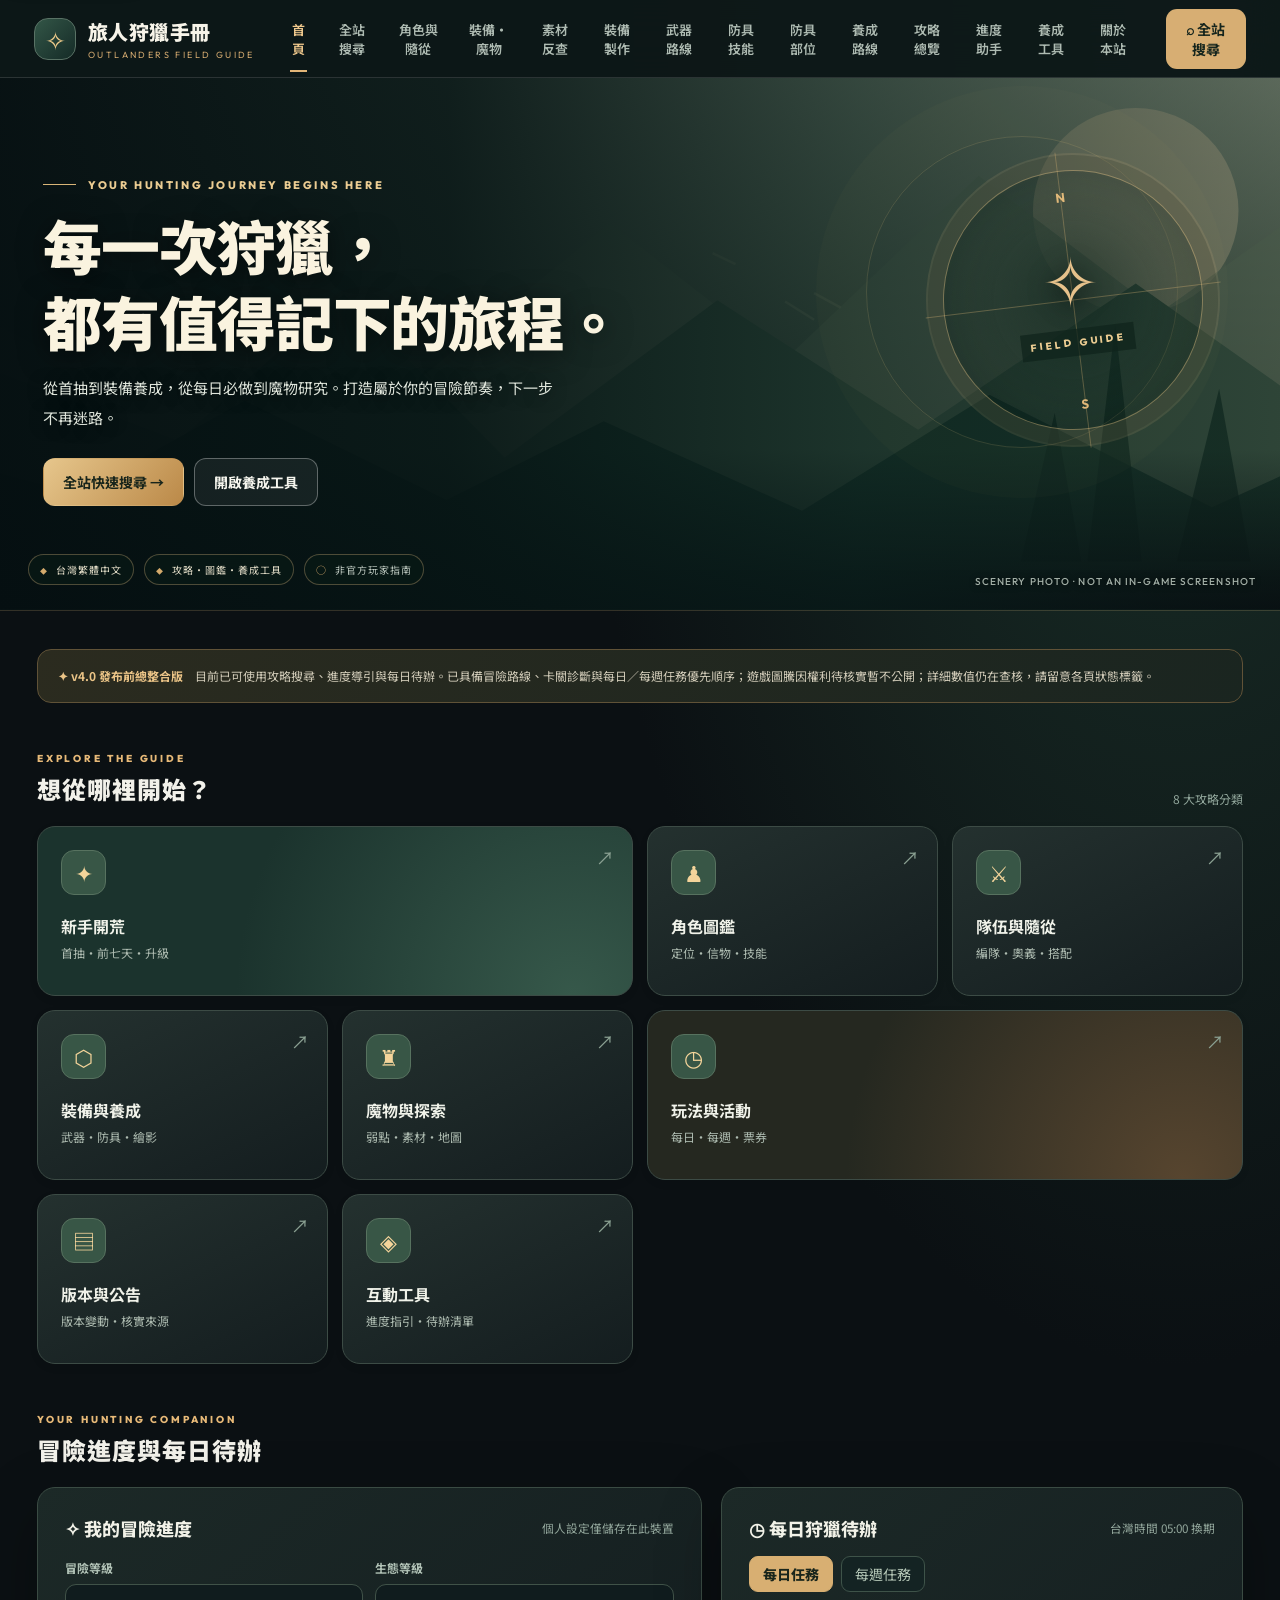
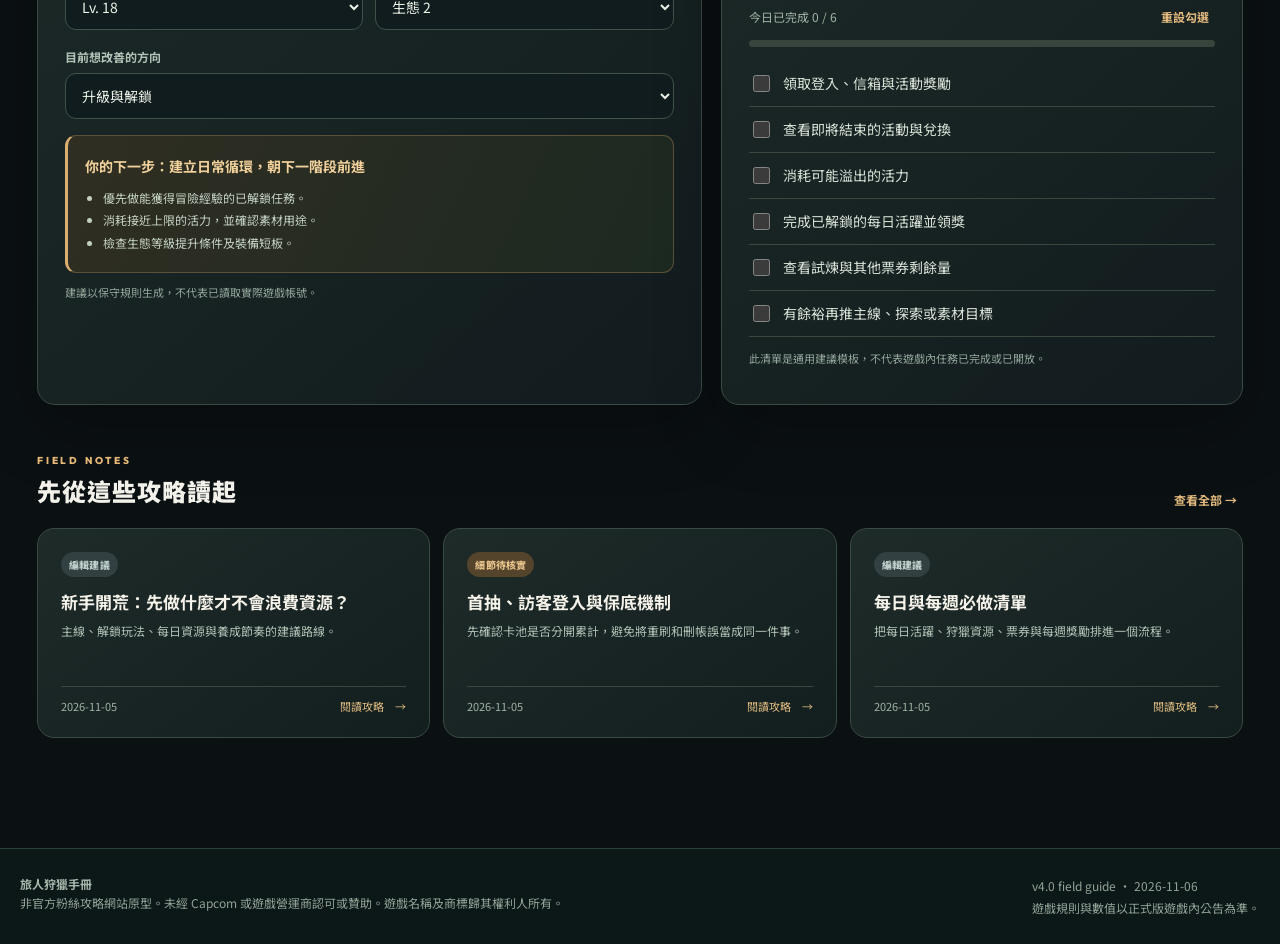
<file: index.html>
<!doctype html><html lang="zh-Hant"><head><meta charset="UTF-8"/><meta name="color-scheme" content="dark"/><meta name="application-name" content="旅人狩獵手冊"/><meta property="og:type" content="website"/><meta property="og:title" content="旅人狩獵手冊｜魔物獵人：旅人攻略"/><meta property="og:description" content="繁體中文狩獵攻略、角色與隨從圖鑑、裝備魔物資料與個人養成工具。"/><meta name="viewport" content="width=device-width,initial-scale=1,viewport-fit=cover"/><meta name="theme-color" content="#0b1013"/><meta name="description" content="旅人狩獵手冊：魔物獵人：旅人繁體中文角色圖鑑、魔物資料、保姆級養成路線、每日每週任務與進度助手。手機優先、繁體中文、含資料查核標籤的互動式攻略原型。"/><title>旅人狩獵手冊 | 魔物獵人：旅人攻略</title><link rel="icon" href="assets/favicon.svg" type="image/svg+xml"/><link rel="stylesheet" href="styles.css"/><link rel="stylesheet" href="redesign.css"/><link rel="stylesheet" href="growth.css"/><link rel="stylesheet" href="planner.css"/><link rel="stylesheet" href="quality.css"/><link rel="stylesheet" href="audit.css"/><link rel="stylesheet" href="material-lookup.css"/><link rel="stylesheet" href="crafting.css"/><link rel="stylesheet" href="weapon-roadmap.css"/><link rel="stylesheet" href="armor.css"/><link rel="stylesheet" href="armor-pieces.css"/><link rel="stylesheet" href="search-hub.css"/><link rel="stylesheet" href="wilderness-background.css"/><link rel="stylesheet" href="expedition-hero.css"/><link rel="stylesheet" href="monster-totems.css"/><link rel="stylesheet" href="totem-display-v3.6.css"/></head><body><a class="skip-link" href="#main-content">跳至主要內容</a><div id="app"></div><script src="catalog.js" defer></script><script src="field-data.js" defer></script><script src="material-lookup.js" defer></script><script src="material-lookup-ui.js" defer></script><script src="crafting-data.js" defer></script><script src="crafting-ui.js" defer></script><script src="weapon-roadmap.js" defer></script><script src="weapon-roadmap-ui.js" defer></script><script src="armor-skills.js" defer></script><script src="armor-ui.js" defer></script><script src="armor-pieces.js" defer></script><script src="build-rules.js" defer></script><script src="build-engine.js" defer></script><script src="build-recommend.js" defer></script><script src="armor-pieces-ui.js" defer></script><script src="search-hub.js" defer></script><script src="monster-totems.js" defer></script><script src="app.js" defer></script><script src="planner.js" defer></script></body></html>
</file>
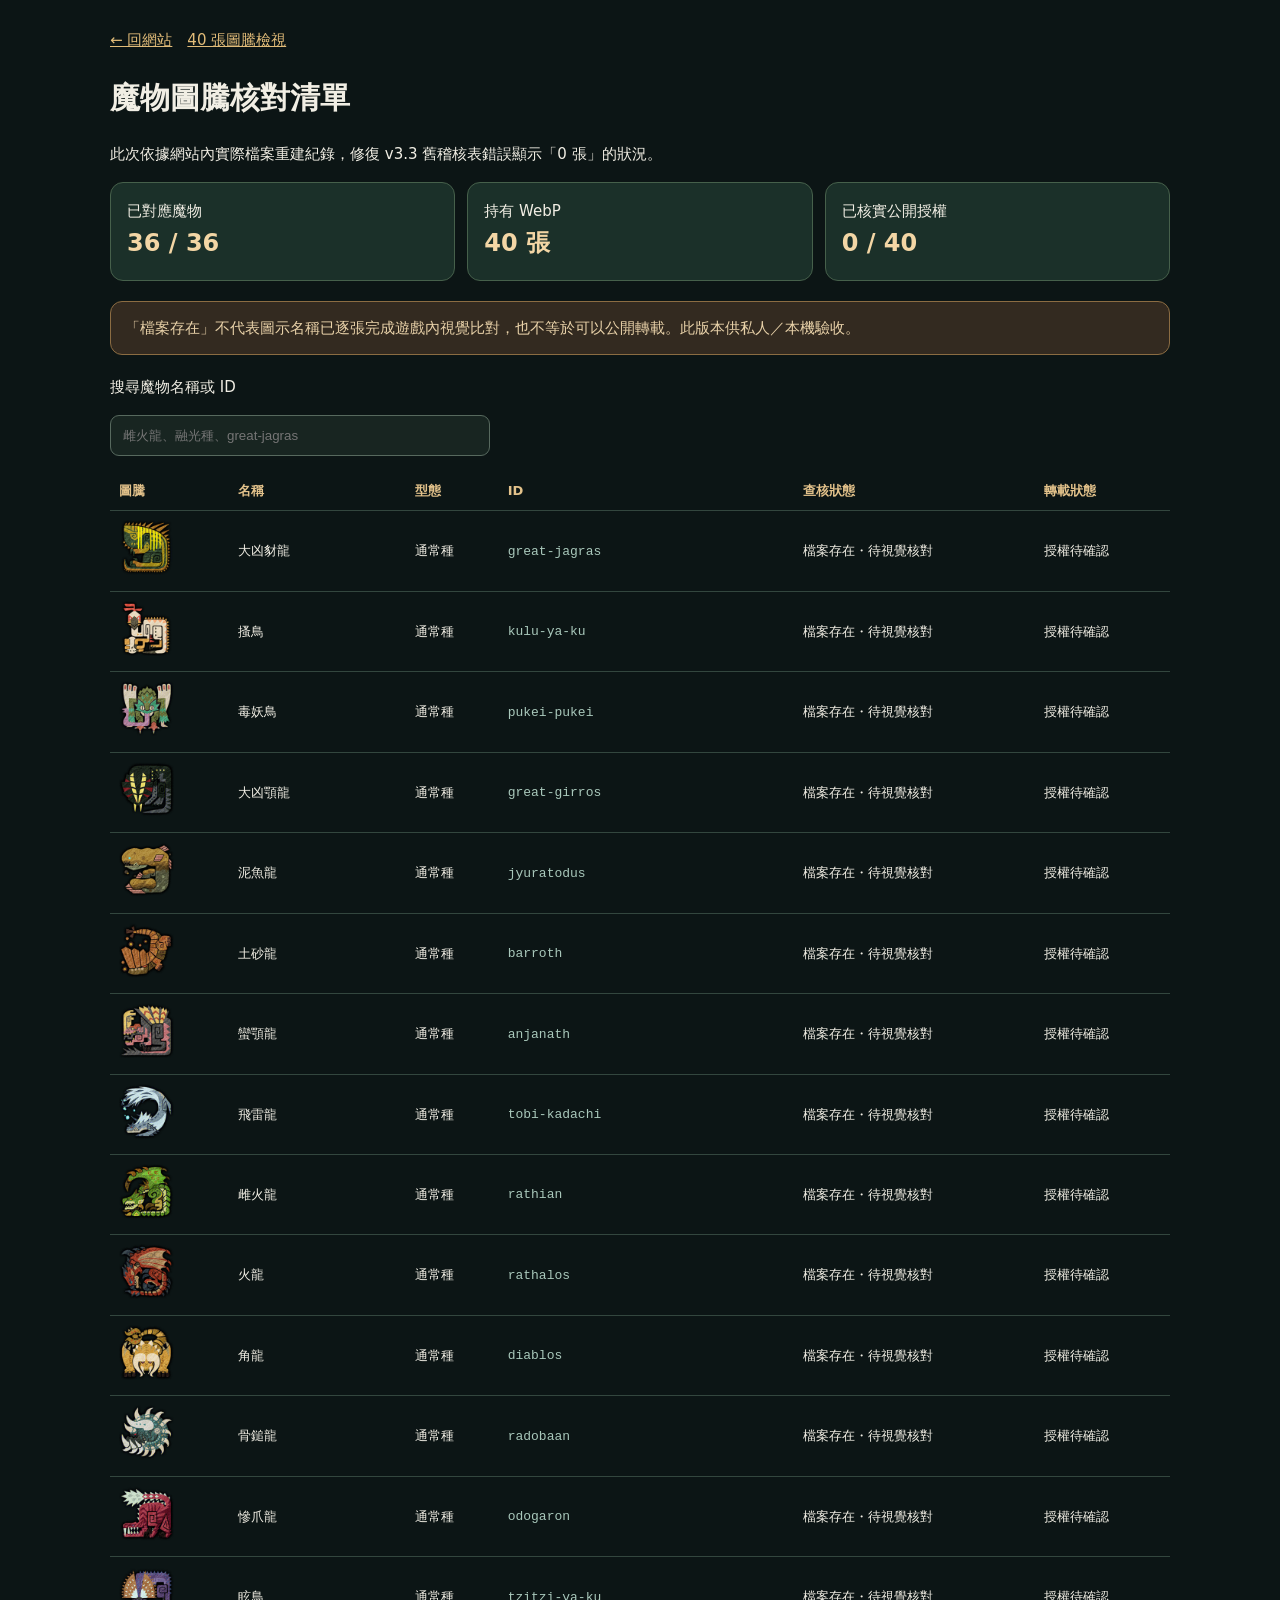
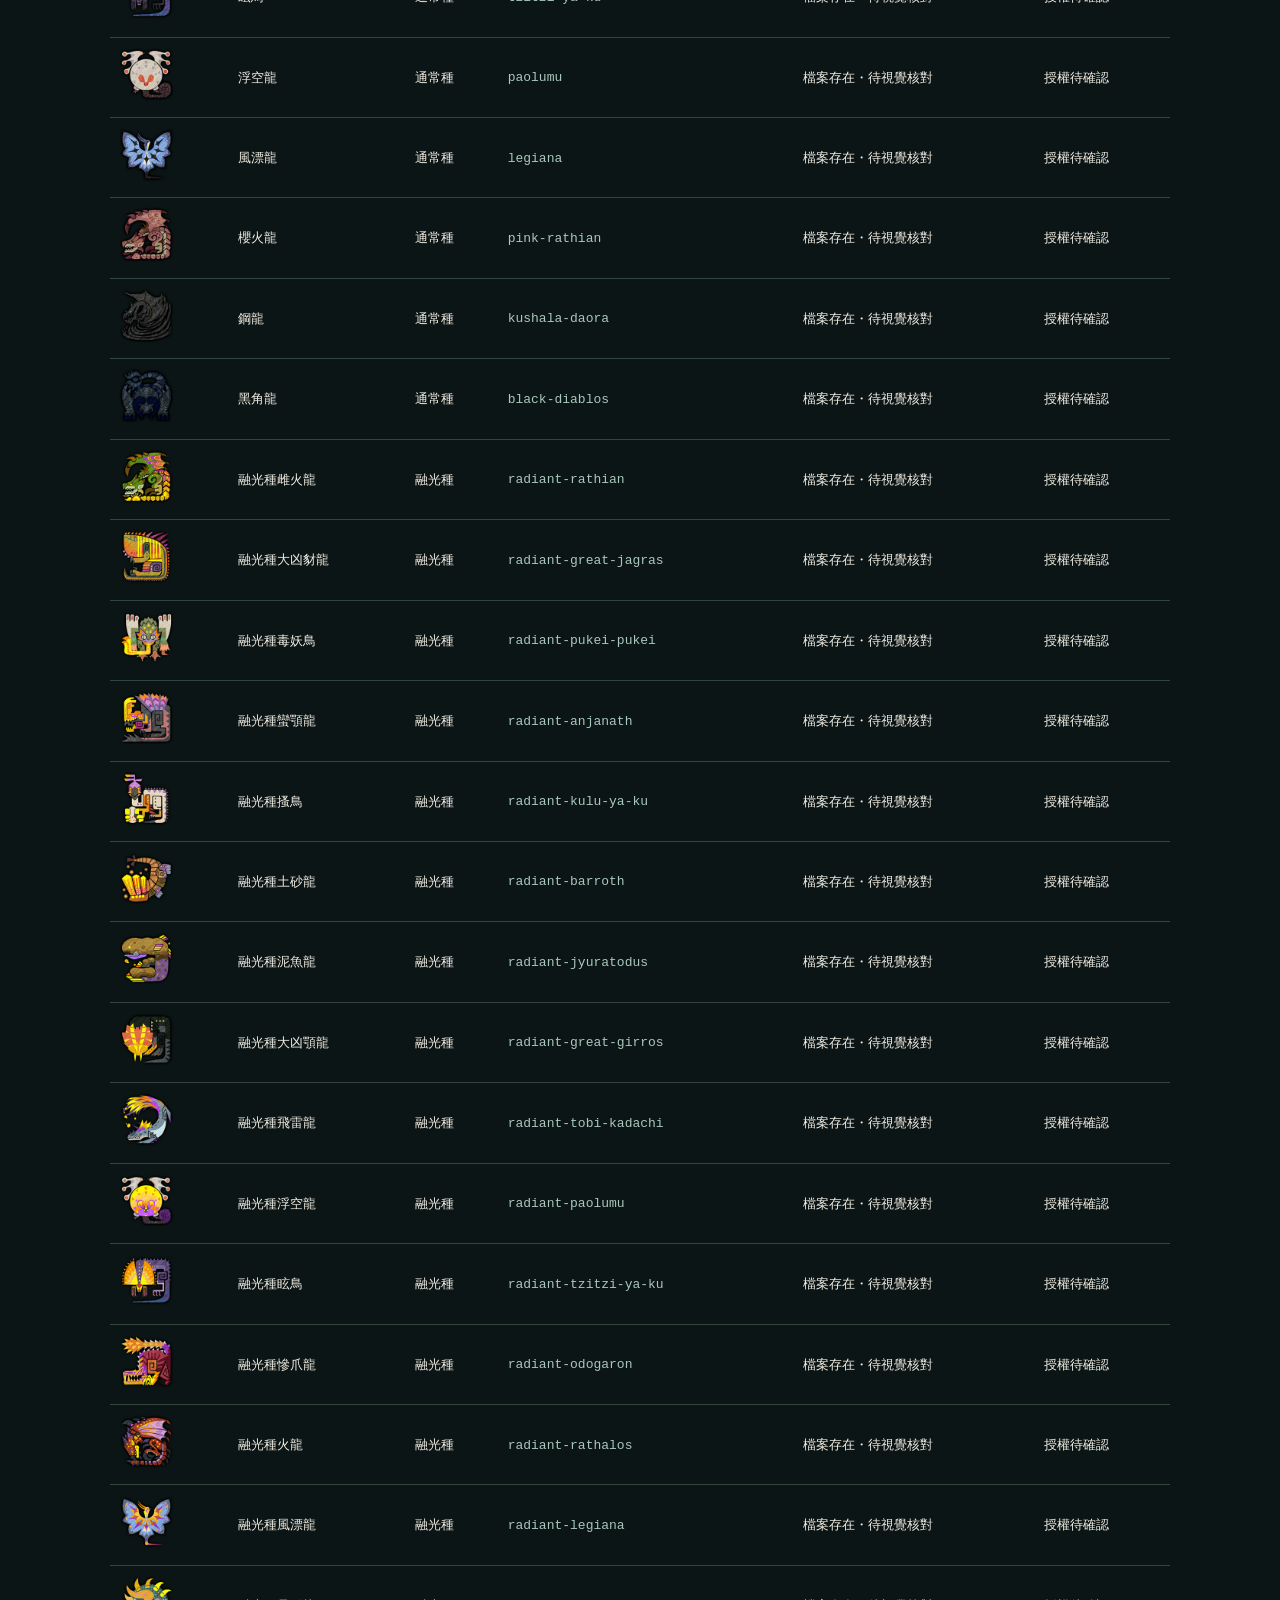
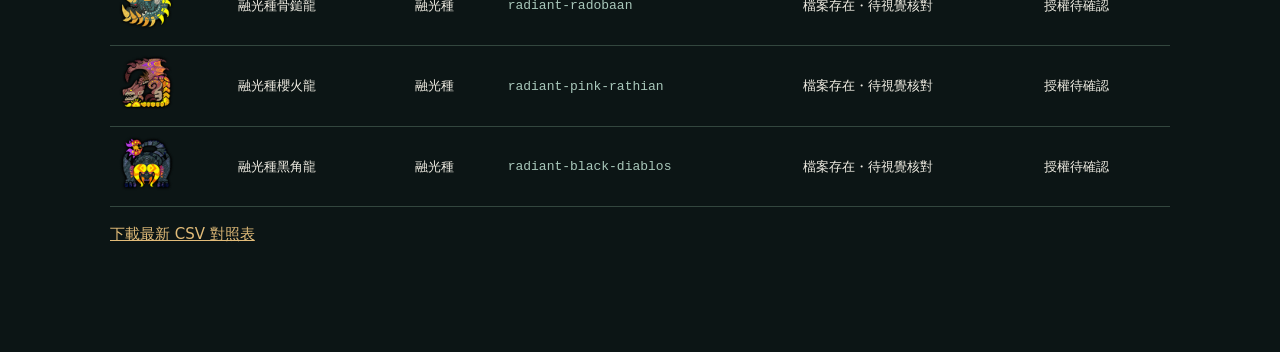
<file: totem-audit.html>
<!doctype html><html lang="zh-Hant"><head><meta charset="utf-8"><meta name="viewport" content="width=device-width,initial-scale=1"><meta name="robots" content="noindex,nofollow"><title>圖騰核對與授權狀態｜旅人狩獵手冊</title><style>body{font:15px/1.65 system-ui,sans-serif;background:#0c1515;color:#f1eee4;margin:0}main{max-width:1060px;margin:auto;padding:28px 16px 90px}a{color:#e2bc79}.stats{display:grid;grid-template-columns:repeat(3,minmax(0,1fr));gap:12px}.stat{background:#1b3029;border:1px solid #46604b;border-radius:13px;padding:16px}.stat b{display:block;font-size:24px;color:#f3d6a5}.notice{background:#332a20;border:1px solid #8b6c42;border-radius:12px;padding:14px;margin:20px 0;color:#e8d1a8}input{padding:12px;width:min(100%,380px);background:#182521;border:1px solid #57695e;border-radius:9px;color:white}table{border-collapse:collapse;width:100%;font-size:13px}td,th{text-align:left;border-bottom:1px solid #33463e;padding:9px}th{color:#e3c28b}td img{object-fit:contain}tr[hidden]{display:none}code{overflow-wrap:anywhere;color:#a9c8bb}@media(max-width:600px){.stats{grid-template-columns:1fr 1fr}.stat:last-child{grid-column:span 2}td:nth-child(4),th:nth-child(4){display:none}}</style></head><body><main><a href="index.html">← 回網站</a>　<a href="totem-review.html">40 張圖騰檢視</a><h1>魔物圖騰核對清單</h1><p>此次依據網站內實際檔案重建紀錄，修復 v3.3 舊稽核表錯誤顯示「0 張」的狀況。</p><section class="stats"><div class="stat">已對應魔物<b>36 / 36</b></div><div class="stat">持有 WebP<b>40 張</b></div><div class="stat">已核實公開授權<b>0 / 40</b></div></section><div class="notice">「檔案存在」不代表圖示名稱已逐張完成遊戲內視覺比對，也不等於可以公開轉載。此版本供私人／本機驗收。</div><label for="q">搜尋魔物名稱或 ID</label><p><input id="q" type="search" placeholder="雌火龍、融光種、great-jagras"></p><div style="overflow:auto"><table><thead><tr><th>圖騰</th><th>名稱</th><th>型態</th><th>ID</th><th>查核狀態</th><th>轉載狀態</th></tr></thead><tbody><tr><td><img src="assets/images/monsters/great-jagras.webp" width="55" height="55" loading="lazy" alt="大凶豺龍圖騰"></td><td>大凶豺龍</td><td>通常種</td><td><code>great-jagras</code></td><td>檔案存在・待視覺核對</td><td>授權待確認</td></tr><tr><td><img src="assets/images/monsters/kulu-ya-ku.webp" width="55" height="55" loading="lazy" alt="搔鳥圖騰"></td><td>搔鳥</td><td>通常種</td><td><code>kulu-ya-ku</code></td><td>檔案存在・待視覺核對</td><td>授權待確認</td></tr><tr><td><img src="assets/images/monsters/pukei-pukei.webp" width="55" height="55" loading="lazy" alt="毒妖鳥圖騰"></td><td>毒妖鳥</td><td>通常種</td><td><code>pukei-pukei</code></td><td>檔案存在・待視覺核對</td><td>授權待確認</td></tr><tr><td><img src="assets/images/monsters/great-girros.webp" width="55" height="55" loading="lazy" alt="大凶顎龍圖騰"></td><td>大凶顎龍</td><td>通常種</td><td><code>great-girros</code></td><td>檔案存在・待視覺核對</td><td>授權待確認</td></tr><tr><td><img src="assets/images/monsters/jyuratodus.webp" width="55" height="55" loading="lazy" alt="泥魚龍圖騰"></td><td>泥魚龍</td><td>通常種</td><td><code>jyuratodus</code></td><td>檔案存在・待視覺核對</td><td>授權待確認</td></tr><tr><td><img src="assets/images/monsters/barroth.webp" width="55" height="55" loading="lazy" alt="土砂龍圖騰"></td><td>土砂龍</td><td>通常種</td><td><code>barroth</code></td><td>檔案存在・待視覺核對</td><td>授權待確認</td></tr><tr><td><img src="assets/images/monsters/anjanath.webp" width="55" height="55" loading="lazy" alt="蠻顎龍圖騰"></td><td>蠻顎龍</td><td>通常種</td><td><code>anjanath</code></td><td>檔案存在・待視覺核對</td><td>授權待確認</td></tr><tr><td><img src="assets/images/monsters/tobi-kadachi.webp" width="55" height="55" loading="lazy" alt="飛雷龍圖騰"></td><td>飛雷龍</td><td>通常種</td><td><code>tobi-kadachi</code></td><td>檔案存在・待視覺核對</td><td>授權待確認</td></tr><tr><td><img src="assets/images/monsters/rathian.webp" width="55" height="55" loading="lazy" alt="雌火龍圖騰"></td><td>雌火龍</td><td>通常種</td><td><code>rathian</code></td><td>檔案存在・待視覺核對</td><td>授權待確認</td></tr><tr><td><img src="assets/images/monsters/rathalos.webp" width="55" height="55" loading="lazy" alt="火龍圖騰"></td><td>火龍</td><td>通常種</td><td><code>rathalos</code></td><td>檔案存在・待視覺核對</td><td>授權待確認</td></tr><tr><td><img src="assets/images/monsters/diablos.webp" width="55" height="55" loading="lazy" alt="角龍圖騰"></td><td>角龍</td><td>通常種</td><td><code>diablos</code></td><td>檔案存在・待視覺核對</td><td>授權待確認</td></tr><tr><td><img src="assets/images/monsters/radobaan.webp" width="55" height="55" loading="lazy" alt="骨鎚龍圖騰"></td><td>骨鎚龍</td><td>通常種</td><td><code>radobaan</code></td><td>檔案存在・待視覺核對</td><td>授權待確認</td></tr><tr><td><img src="assets/images/monsters/odogaron.webp" width="55" height="55" loading="lazy" alt="慘爪龍圖騰"></td><td>慘爪龍</td><td>通常種</td><td><code>odogaron</code></td><td>檔案存在・待視覺核對</td><td>授權待確認</td></tr><tr><td><img src="assets/images/monsters/tzitzi-ya-ku.webp" width="55" height="55" loading="lazy" alt="眩鳥圖騰"></td><td>眩鳥</td><td>通常種</td><td><code>tzitzi-ya-ku</code></td><td>檔案存在・待視覺核對</td><td>授權待確認</td></tr><tr><td><img src="assets/images/monsters/paolumu.webp" width="55" height="55" loading="lazy" alt="浮空龍圖騰"></td><td>浮空龍</td><td>通常種</td><td><code>paolumu</code></td><td>檔案存在・待視覺核對</td><td>授權待確認</td></tr><tr><td><img src="assets/images/monsters/legiana.webp" width="55" height="55" loading="lazy" alt="風漂龍圖騰"></td><td>風漂龍</td><td>通常種</td><td><code>legiana</code></td><td>檔案存在・待視覺核對</td><td>授權待確認</td></tr><tr><td><img src="assets/images/monsters/pink-rathian.webp" width="55" height="55" loading="lazy" alt="櫻火龍圖騰"></td><td>櫻火龍</td><td>通常種</td><td><code>pink-rathian</code></td><td>檔案存在・待視覺核對</td><td>授權待確認</td></tr><tr><td><img src="assets/images/monsters/kushala-daora.webp" width="55" height="55" loading="lazy" alt="鋼龍圖騰"></td><td>鋼龍</td><td>通常種</td><td><code>kushala-daora</code></td><td>檔案存在・待視覺核對</td><td>授權待確認</td></tr><tr><td><img src="assets/images/monsters/black-diablos.webp" width="55" height="55" loading="lazy" alt="黑角龍圖騰"></td><td>黑角龍</td><td>通常種</td><td><code>black-diablos</code></td><td>檔案存在・待視覺核對</td><td>授權待確認</td></tr><tr><td><img src="assets/images/monsters/radiant-rathian.webp" width="55" height="55" loading="lazy" alt="融光種雌火龍圖騰"></td><td>融光種雌火龍</td><td>融光種</td><td><code>radiant-rathian</code></td><td>檔案存在・待視覺核對</td><td>授權待確認</td></tr><tr><td><img src="assets/images/monsters/radiant-great-jagras.webp" width="55" height="55" loading="lazy" alt="融光種大凶豺龍圖騰"></td><td>融光種大凶豺龍</td><td>融光種</td><td><code>radiant-great-jagras</code></td><td>檔案存在・待視覺核對</td><td>授權待確認</td></tr><tr><td><img src="assets/images/monsters/radiant-pukei-pukei.webp" width="55" height="55" loading="lazy" alt="融光種毒妖鳥圖騰"></td><td>融光種毒妖鳥</td><td>融光種</td><td><code>radiant-pukei-pukei</code></td><td>檔案存在・待視覺核對</td><td>授權待確認</td></tr><tr><td><img src="assets/images/monsters/radiant-anjanath.webp" width="55" height="55" loading="lazy" alt="融光種蠻顎龍圖騰"></td><td>融光種蠻顎龍</td><td>融光種</td><td><code>radiant-anjanath</code></td><td>檔案存在・待視覺核對</td><td>授權待確認</td></tr><tr><td><img src="assets/images/monsters/radiant-kulu-ya-ku.webp" width="55" height="55" loading="lazy" alt="融光種搔鳥圖騰"></td><td>融光種搔鳥</td><td>融光種</td><td><code>radiant-kulu-ya-ku</code></td><td>檔案存在・待視覺核對</td><td>授權待確認</td></tr><tr><td><img src="assets/images/monsters/radiant-barroth.webp" width="55" height="55" loading="lazy" alt="融光種土砂龍圖騰"></td><td>融光種土砂龍</td><td>融光種</td><td><code>radiant-barroth</code></td><td>檔案存在・待視覺核對</td><td>授權待確認</td></tr><tr><td><img src="assets/images/monsters/radiant-jyuratodus.webp" width="55" height="55" loading="lazy" alt="融光種泥魚龍圖騰"></td><td>融光種泥魚龍</td><td>融光種</td><td><code>radiant-jyuratodus</code></td><td>檔案存在・待視覺核對</td><td>授權待確認</td></tr><tr><td><img src="assets/images/monsters/radiant-great-girros.webp" width="55" height="55" loading="lazy" alt="融光種大凶顎龍圖騰"></td><td>融光種大凶顎龍</td><td>融光種</td><td><code>radiant-great-girros</code></td><td>檔案存在・待視覺核對</td><td>授權待確認</td></tr><tr><td><img src="assets/images/monsters/radiant-tobi-kadachi.webp" width="55" height="55" loading="lazy" alt="融光種飛雷龍圖騰"></td><td>融光種飛雷龍</td><td>融光種</td><td><code>radiant-tobi-kadachi</code></td><td>檔案存在・待視覺核對</td><td>授權待確認</td></tr><tr><td><img src="assets/images/monsters/radiant-paolumu.webp" width="55" height="55" loading="lazy" alt="融光種浮空龍圖騰"></td><td>融光種浮空龍</td><td>融光種</td><td><code>radiant-paolumu</code></td><td>檔案存在・待視覺核對</td><td>授權待確認</td></tr><tr><td><img src="assets/images/monsters/radiant-tzitzi-ya-ku.webp" width="55" height="55" loading="lazy" alt="融光種眩鳥圖騰"></td><td>融光種眩鳥</td><td>融光種</td><td><code>radiant-tzitzi-ya-ku</code></td><td>檔案存在・待視覺核對</td><td>授權待確認</td></tr><tr><td><img src="assets/images/monsters/radiant-odogaron.webp" width="55" height="55" loading="lazy" alt="融光種慘爪龍圖騰"></td><td>融光種慘爪龍</td><td>融光種</td><td><code>radiant-odogaron</code></td><td>檔案存在・待視覺核對</td><td>授權待確認</td></tr><tr><td><img src="assets/images/monsters/radiant-rathalos.webp" width="55" height="55" loading="lazy" alt="融光種火龍圖騰"></td><td>融光種火龍</td><td>融光種</td><td><code>radiant-rathalos</code></td><td>檔案存在・待視覺核對</td><td>授權待確認</td></tr><tr><td><img src="assets/images/monsters/radiant-legiana.webp" width="55" height="55" loading="lazy" alt="融光種風漂龍圖騰"></td><td>融光種風漂龍</td><td>融光種</td><td><code>radiant-legiana</code></td><td>檔案存在・待視覺核對</td><td>授權待確認</td></tr><tr><td><img src="assets/images/monsters/radiant-radobaan.webp" width="55" height="55" loading="lazy" alt="融光種骨鎚龍圖騰"></td><td>融光種骨鎚龍</td><td>融光種</td><td><code>radiant-radobaan</code></td><td>檔案存在・待視覺核對</td><td>授權待確認</td></tr><tr><td><img src="assets/images/monsters/radiant-pink-rathian.webp" width="55" height="55" loading="lazy" alt="融光種櫻火龍圖騰"></td><td>融光種櫻火龍</td><td>融光種</td><td><code>radiant-pink-rathian</code></td><td>檔案存在・待視覺核對</td><td>授權待確認</td></tr><tr><td><img src="assets/images/monsters/radiant-black-diablos.webp" width="55" height="55" loading="lazy" alt="融光種黑角龍圖騰"></td><td>融光種黑角龍</td><td>融光種</td><td><code>radiant-black-diablos</code></td><td>檔案存在・待視覺核對</td><td>授權待確認</td></tr></tbody></table></div><p><a href="TOTEM-AUDIT.csv" download>下載最新 CSV 對照表</a></p></main><script>document.getElementById('q').addEventListener('input',function(){let q=this.value.toLowerCase().trim();document.querySelectorAll('tbody tr').forEach(r=>r.hidden=!r.textContent.toLowerCase().includes(q))});</script></body></html>
</file>
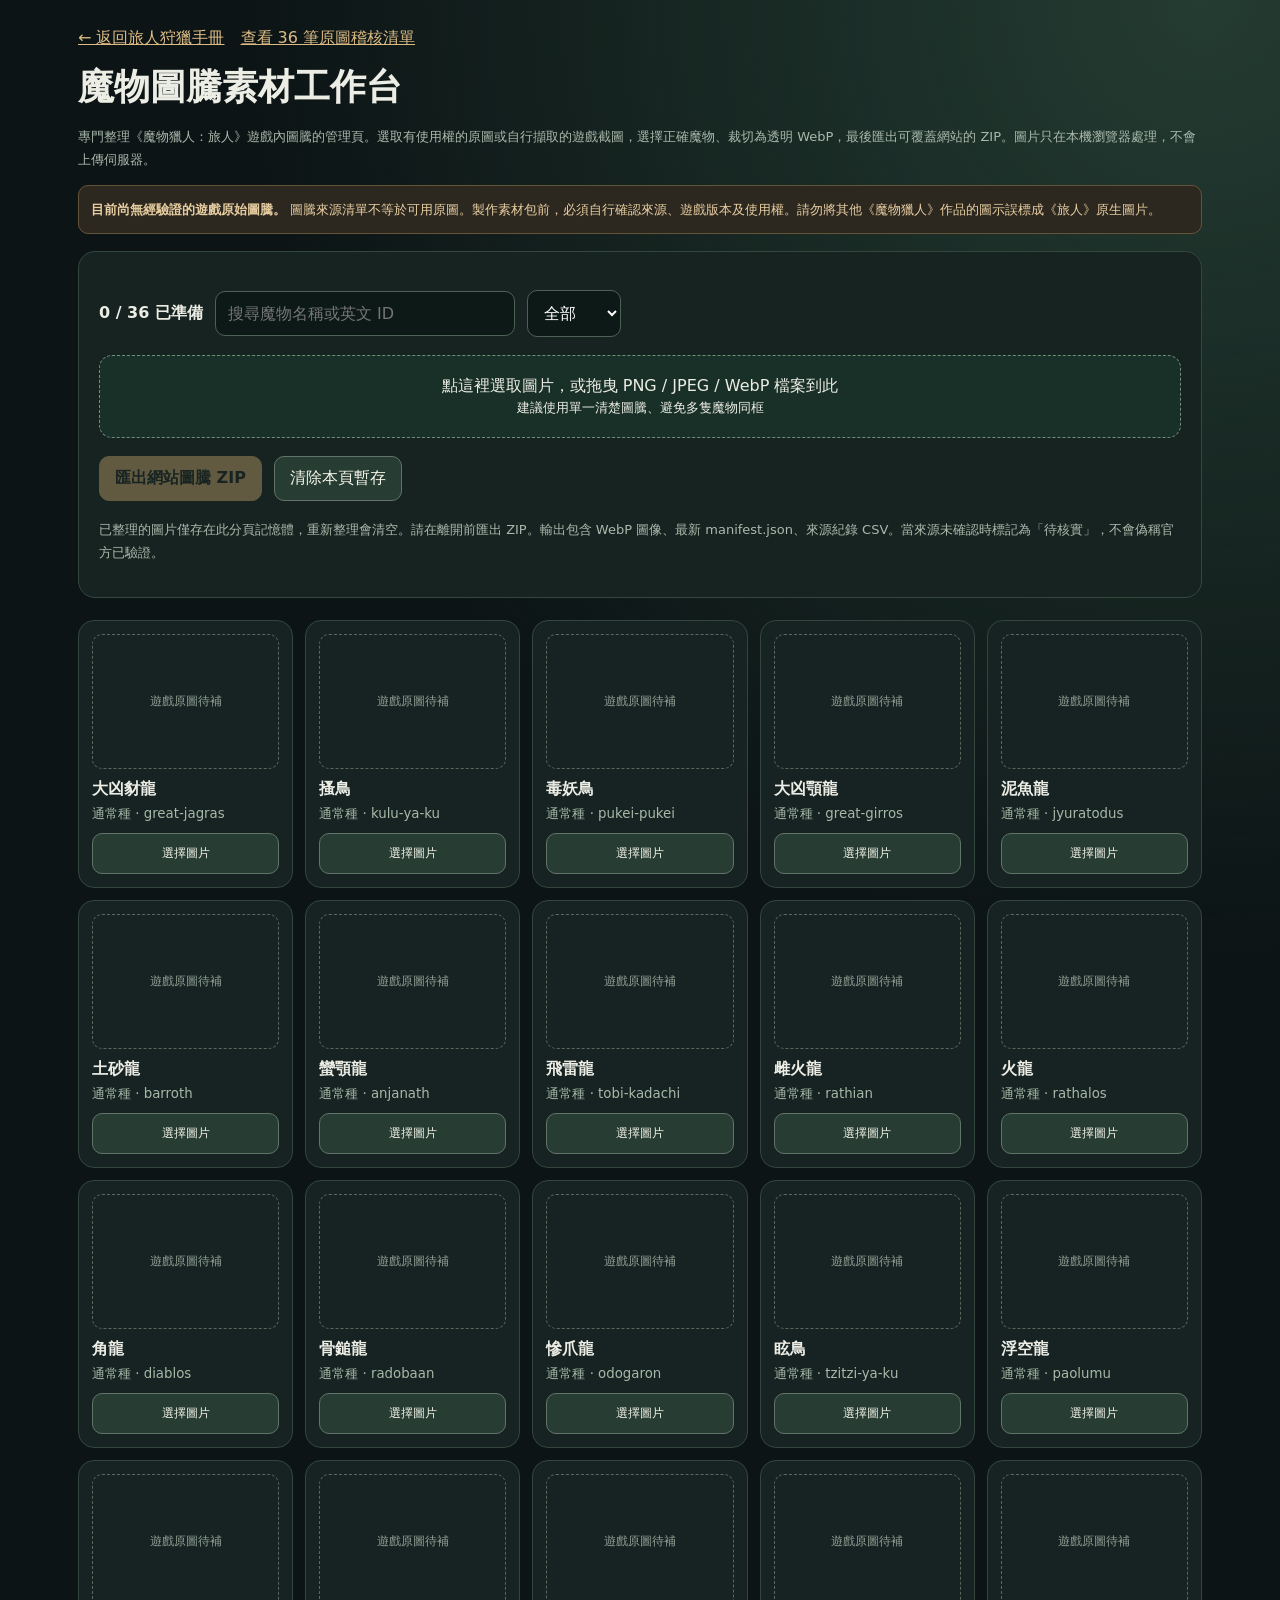
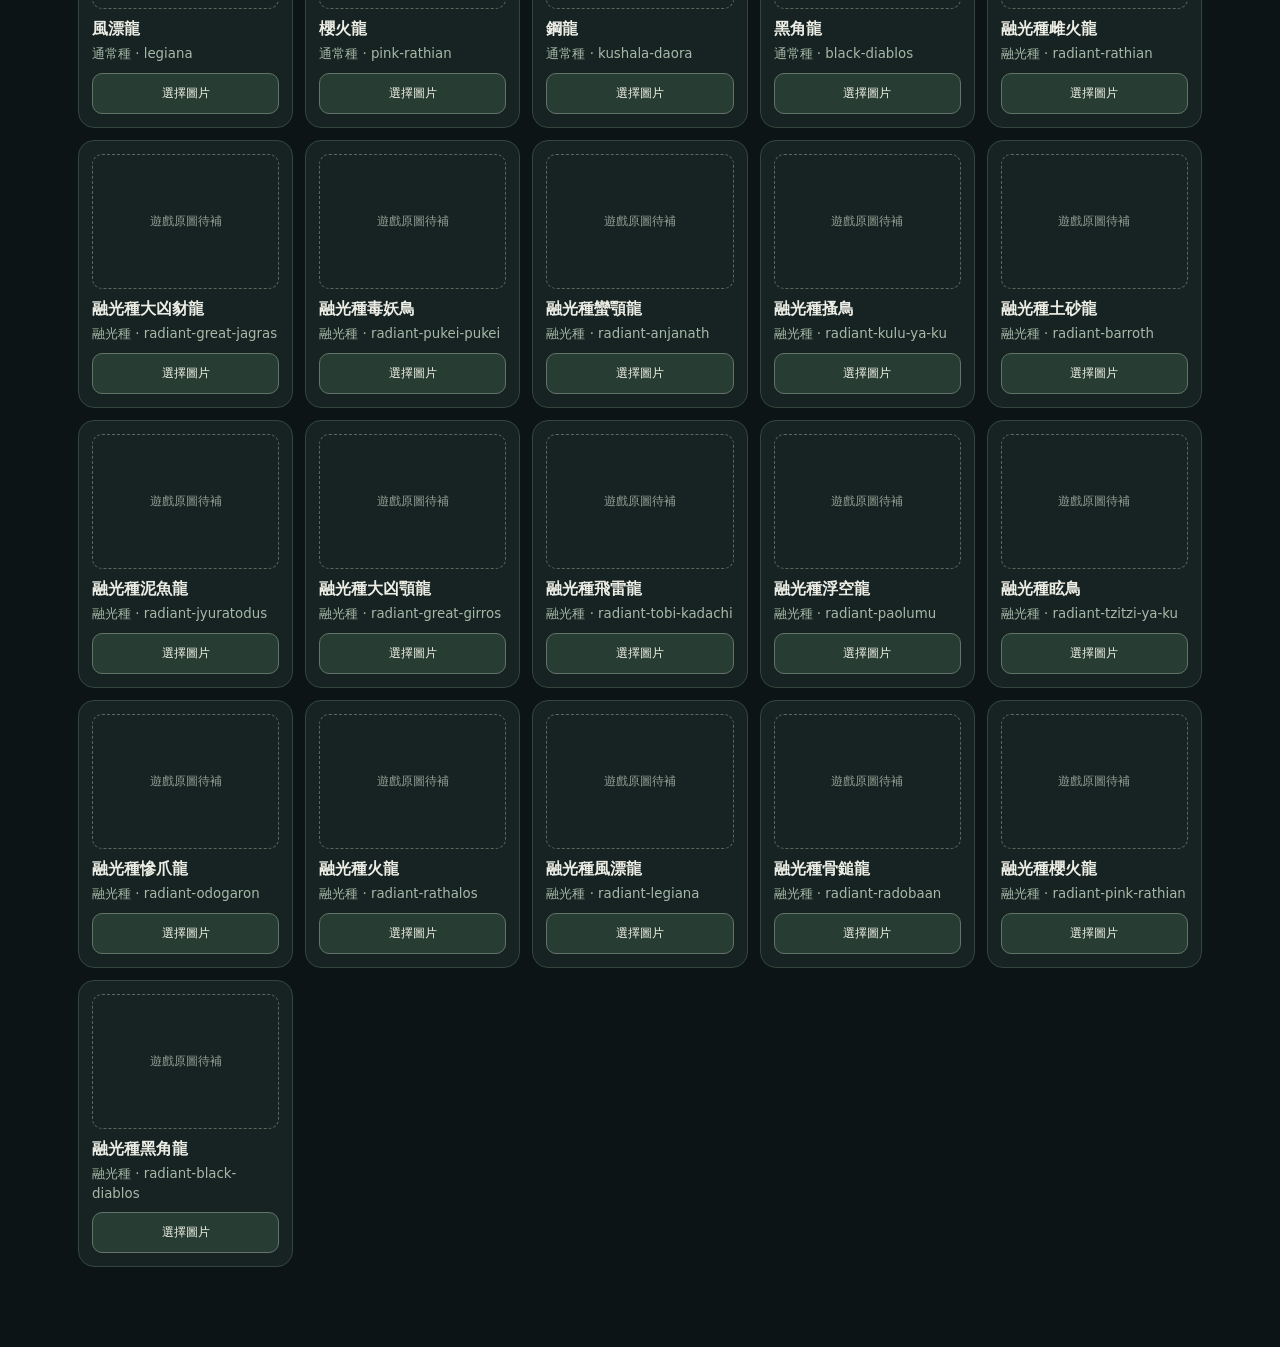
<file: totem-importer.html>
<!doctype html><html lang="zh-Hant"><head><meta charset="utf-8"><meta name="viewport" content="width=device-width,initial-scale=1,viewport-fit=cover"><meta name="color-scheme" content="dark"><title>魔物圖騰素材工作台｜旅人狩獵手冊</title><style>
:root{font-family:system-ui,"Noto Sans TC",sans-serif;color-scheme:dark;background:#0c1415;color:#ecede5}*{box-sizing:border-box}body{margin:0;background:radial-gradient(circle at 94% 0,#243c32,transparent 30%),#0c1415}a{color:#ddbb85}button,input,select{font:inherit}button{cursor:pointer;border:1px solid #627469;background:#273d34;color:#f5f4e8;border-radius:10px;padding:11px 15px}button.primary{background:#cfac72;color:#1b2621;border-color:#cfac72;font-weight:800}button:disabled{opacity:.4;cursor:not-allowed}main{max-width:1160px;margin:auto;padding:28px 18px 80px}h1{font-size:clamp(23px,4vw,36px);margin:14px 0}.muted{color:#aab9ac;font-size:13px;line-height:1.75}.bar{display:flex;gap:12px;flex-wrap:wrap;align-items:center;margin:18px 0}.panel{background:#172321;border:1px solid #34473d;border-radius:17px;padding:20px;margin:17px 0}.grid{display:grid;grid-template-columns:repeat(auto-fill,minmax(185px,1fr));gap:12px;margin-top:22px}.card{background:#172322;border:1px solid #33463d;border-radius:16px;padding:13px}.card img{width:100%;height:135px;object-fit:contain;background:#0f1918;border-radius:10px;border:1px solid #425347}.card .empty{width:100%;height:135px;border:1px dashed #58685d;border-radius:10px;display:grid;place-items:center;color:#91a196;font-size:12px}.card strong{display:block;margin:10px 0 3px}.card small{color:#a6b9a8}.card button{margin-top:10px;width:100%;font-size:12px}input[type=search],input[type=text],select{background:#0c1917;border:1px solid #4c6254;padding:12px;border-radius:10px;color:white;min-height:43px}input[type=search]{width:min(100%,300px)}.status{border:1px solid #645437;background:#2d281f;border-radius:10px;padding:12px;color:#e7cea2;font-size:13px;line-height:1.8}.tools{display:flex;gap:10px;flex-wrap:wrap}.file{display:none}.drop{border:1px dashed #708e79;border-radius:13px;padding:20px;text-align:center;background:#193028;cursor:pointer}.drop.over{background:#305342}dialog{border:1px solid #63725a;border-radius:20px;background:#172322;color:#f1ede2;width:min(95vw,540px);padding:20px}dialog::backdrop{background:#000b}dialog img{max-width:100%;max-height:300px;object-fit:contain;background:#0d1515;border-radius:10px}dialog label{display:block;margin:13px 0 4px;font-size:13px;color:#c2d1c0}dialog input,dialog select{width:100%}dialog .row{display:flex;justify-content:flex-end;gap:10px;margin-top:18px}#preview{display:block;margin:auto}#message{font-size:13px;color:#beddba}@media(max-width:600px){.panel{padding:15px}.grid{grid-template-columns:repeat(2,minmax(0,1fr));gap:9px}.card{padding:9px}.card .empty,.card img{height:112px}main{padding:17px 12px 70px}}
</style></head><body><main><a href="index.html">← 返回旅人狩獵手冊</a>　<a href="totem-audit.html">查看 36 筆原圖稽核清單</a><h1>魔物圖騰素材工作台</h1><p class="muted">專門整理《魔物獵人：旅人》遊戲內圖騰的管理頁。選取有使用權的原圖或自行擷取的遊戲截圖，選擇正確魔物、裁切為透明 WebP，最後匯出可覆蓋網站的 ZIP。圖片只在本機瀏覽器處理，不會上傳伺服器。</p><div class="status"><strong>目前尚無經驗證的遊戲原始圖騰。</strong> 圖騰來源清單不等於可用原圖。製作素材包前，必須自行確認來源、遊戲版本及使用權。請勿將其他《魔物獵人》作品的圖示誤標成《旅人》原生圖片。</div><section class="panel"><div class="bar"><strong id="count">0 / 36 已準備</strong><input type="search" id="search" placeholder="搜尋魔物名稱或英文 ID"><select id="filter"><option value="all">全部</option><option value="missing">未準備</option><option value="ready">已準備</option></select></div><div class="drop" id="drop" role="button" tabindex="0">點這裡選取圖片，或拖曳 PNG / JPEG / WebP 檔案到此<br><small>建議使用單一清楚圖騰、避免多隻魔物同框</small></div><input class="file" type="file" id="file" accept="image/png,image/jpeg,image/webp" multiple><div class="bar"><button class="primary" id="export" disabled>匯出網站圖騰 ZIP</button><button id="reset">清除本頁暫存</button><span id="message"></span></div><p class="muted">已整理的圖片僅存在此分頁記憶體，重新整理會清空。請在離開前匯出 ZIP。輸出包含 WebP 圖像、最新 manifest.json、來源紀錄 CSV。當來源未確認時標記為「待核實」，不會偽稱官方已驗證。</p></section><section class="grid" id="gallery"></section></main><dialog id="editor"><h2>確認圖騰對應</h2><div style="text-align:center"><img id="preview" alt="選取的圖片預覽"></div><label for="monster">對應魔物</label><select id="monster"></select><label for="source">圖片來源（可填網址、遊戲截圖）</label><input id="source" type="text" placeholder="例：本人於台灣正式版遊戲內擷取"><label for="rights">素材使用狀態</label><select id="rights"><option value="待核實">待核實</option><option value="自行擷取遊戲畫面，待確認使用條件">自行擷取遊戲畫面，待確認使用條件</option><option value="來源已授權">來源已授權</option></select><label for="zoom">圖像縮放（保留完整圖騰可設為 100%）</label><input id="zoom" type="range" min="45" max="200" value="100"><div class="row"><button id="cancel">取消</button><button id="save" class="primary">轉存 WebP</button></div></dialog><script src="totem-importer.js"></script></body></html>
</file>
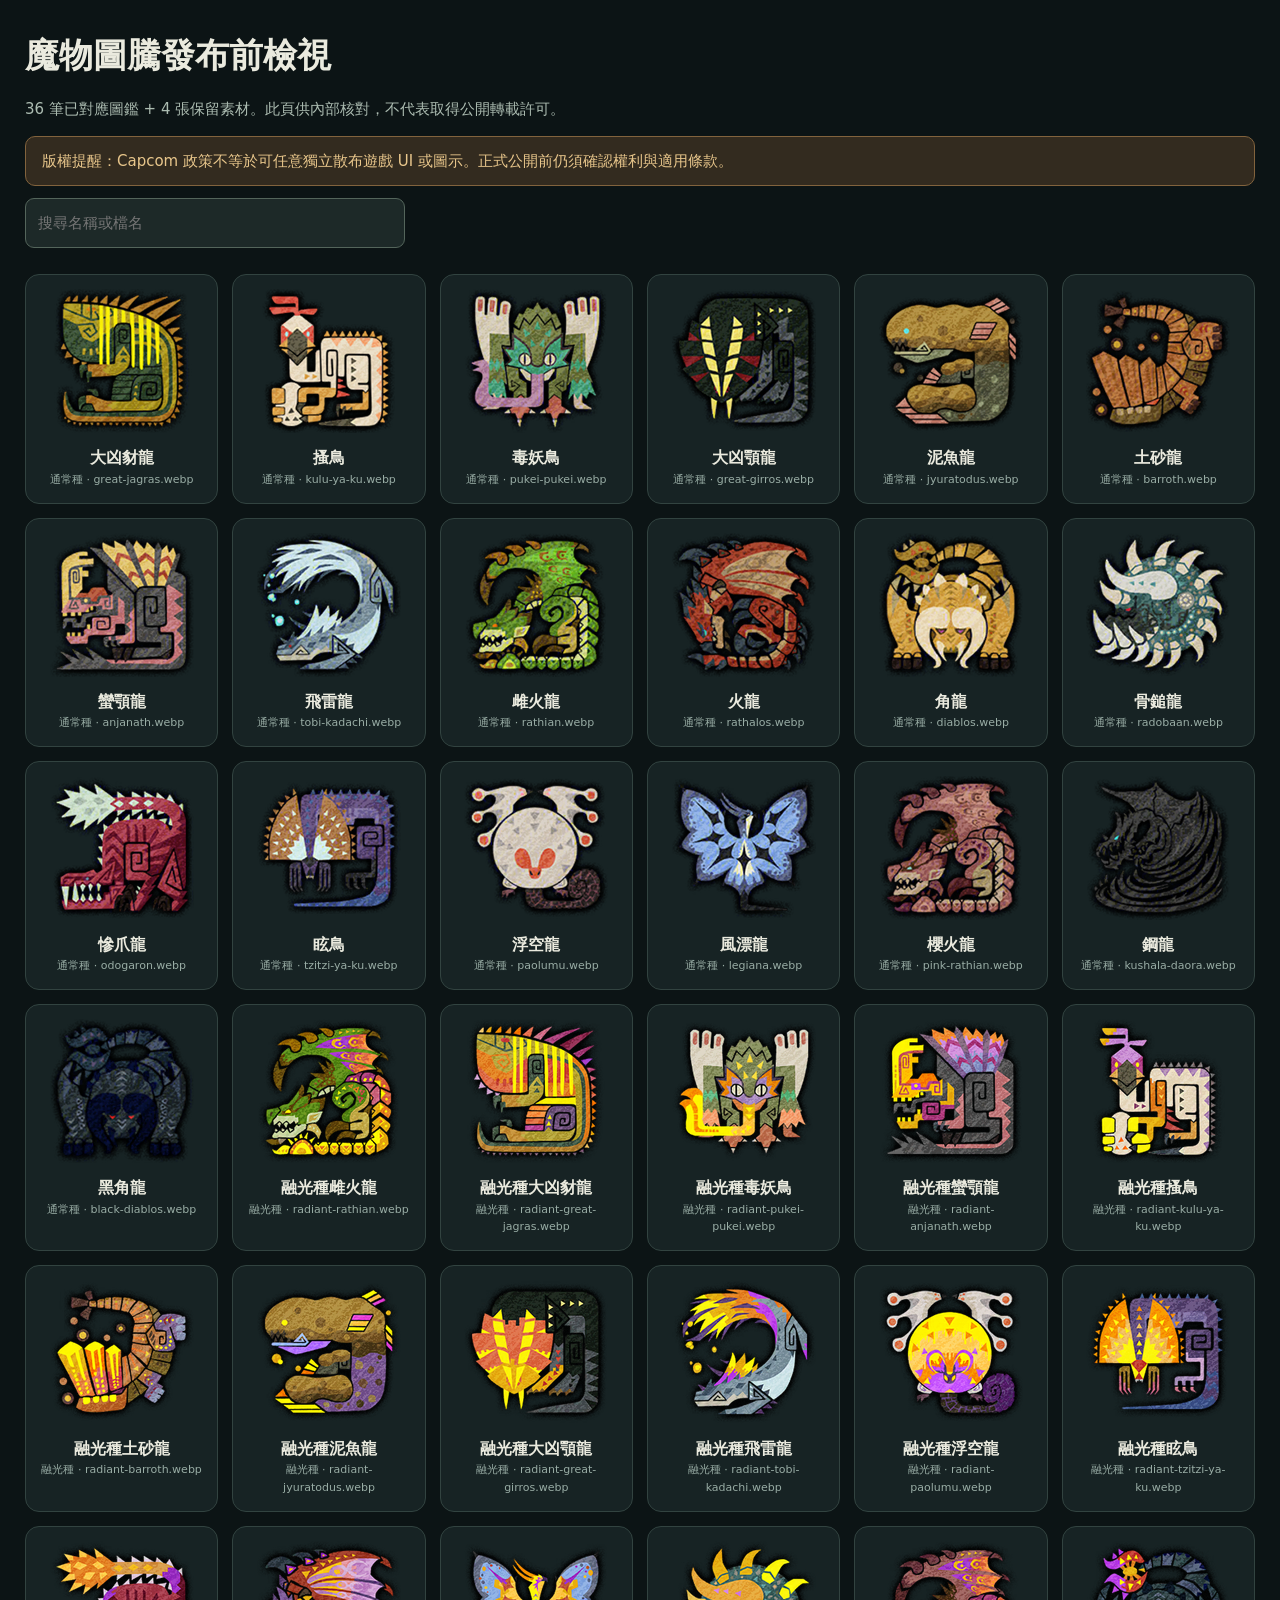
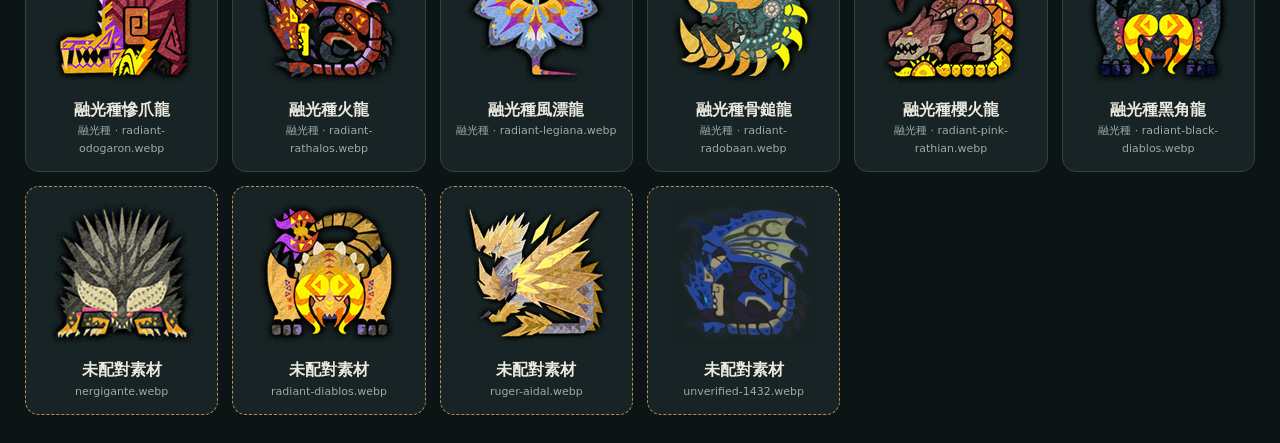
<file: totem-review.html>
<!doctype html><html lang="zh-Hant"><head><meta charset="UTF-8"><meta name="viewport" content="width=device-width, initial-scale=1"><meta name="robots" content="noindex,nofollow"><title>圖騰發布前檢視｜本機預覽</title><style>
:root{color-scheme:dark}*{box-sizing:border-box}body{background:#0c1415;color:#eaeade;font:15px/1.6 system-ui,"Noto Sans TC",sans-serif;margin:0;padding:28px 18px}main{max-width:1230px;margin:auto}header{margin:0 0 26px}h1{font-size:clamp(24px,4vw,34px);margin:0 0 8px}.warn{background:#332b1f;border:1px solid #82633d;border-radius:10px;padding:12px 16px;color:#e8c68b}.grid{display:grid;grid-template-columns:repeat(auto-fill,minmax(176px,1fr));gap:14px;margin-top:20px}.tile{background:#172324;border:1px solid #324340;border-radius:14px;padding:14px;text-align:center;min-width:0}.tile img{display:block;width:144px;height:144px;max-width:100%;object-fit:contain;margin:auto}.title{font-weight:750;font-size:16px;margin-top:12px}.tile small{display:block;color:#99ada5;font-size:11px;overflow-wrap:anywhere}.extra{border-style:dashed;border-color:#b79153}input{padding:12px;border-radius:9px;background:#1d2928;color:#fff;border:1px solid #54655b;width:min(100%,380px);font:inherit;margin-top:12px}p{color:#acbcb1}</style></head><body><main><header><h1>魔物圖騰發布前檢視</h1><p>36 筆已對應圖鑑 + 4 張保留素材。此頁供內部核對，不代表取得公開轉載許可。</p><div class="warn">版權提醒：Capcom 政策不等於可任意獨立散布遊戲 UI 或圖示。正式公開前仍須確認權利與適用條款。</div><input id="q" placeholder="搜尋名稱或檔名" aria-label="搜尋圖騰"></header><section class="grid" id="grid"><article class="tile"><img loading="lazy" src="assets/images/monsters/great-jagras.webp" alt="大凶豺龍 圖騰"><div class="title">大凶豺龍</div><small>通常種 · great-jagras.webp</small></article><article class="tile"><img loading="lazy" src="assets/images/monsters/kulu-ya-ku.webp" alt="搔鳥 圖騰"><div class="title">搔鳥</div><small>通常種 · kulu-ya-ku.webp</small></article><article class="tile"><img loading="lazy" src="assets/images/monsters/pukei-pukei.webp" alt="毒妖鳥 圖騰"><div class="title">毒妖鳥</div><small>通常種 · pukei-pukei.webp</small></article><article class="tile"><img loading="lazy" src="assets/images/monsters/great-girros.webp" alt="大凶顎龍 圖騰"><div class="title">大凶顎龍</div><small>通常種 · great-girros.webp</small></article><article class="tile"><img loading="lazy" src="assets/images/monsters/jyuratodus.webp" alt="泥魚龍 圖騰"><div class="title">泥魚龍</div><small>通常種 · jyuratodus.webp</small></article><article class="tile"><img loading="lazy" src="assets/images/monsters/barroth.webp" alt="土砂龍 圖騰"><div class="title">土砂龍</div><small>通常種 · barroth.webp</small></article><article class="tile"><img loading="lazy" src="assets/images/monsters/anjanath.webp" alt="蠻顎龍 圖騰"><div class="title">蠻顎龍</div><small>通常種 · anjanath.webp</small></article><article class="tile"><img loading="lazy" src="assets/images/monsters/tobi-kadachi.webp" alt="飛雷龍 圖騰"><div class="title">飛雷龍</div><small>通常種 · tobi-kadachi.webp</small></article><article class="tile"><img loading="lazy" src="assets/images/monsters/rathian.webp" alt="雌火龍 圖騰"><div class="title">雌火龍</div><small>通常種 · rathian.webp</small></article><article class="tile"><img loading="lazy" src="assets/images/monsters/rathalos.webp" alt="火龍 圖騰"><div class="title">火龍</div><small>通常種 · rathalos.webp</small></article><article class="tile"><img loading="lazy" src="assets/images/monsters/diablos.webp" alt="角龍 圖騰"><div class="title">角龍</div><small>通常種 · diablos.webp</small></article><article class="tile"><img loading="lazy" src="assets/images/monsters/radobaan.webp" alt="骨鎚龍 圖騰"><div class="title">骨鎚龍</div><small>通常種 · radobaan.webp</small></article><article class="tile"><img loading="lazy" src="assets/images/monsters/odogaron.webp" alt="慘爪龍 圖騰"><div class="title">慘爪龍</div><small>通常種 · odogaron.webp</small></article><article class="tile"><img loading="lazy" src="assets/images/monsters/tzitzi-ya-ku.webp" alt="眩鳥 圖騰"><div class="title">眩鳥</div><small>通常種 · tzitzi-ya-ku.webp</small></article><article class="tile"><img loading="lazy" src="assets/images/monsters/paolumu.webp" alt="浮空龍 圖騰"><div class="title">浮空龍</div><small>通常種 · paolumu.webp</small></article><article class="tile"><img loading="lazy" src="assets/images/monsters/legiana.webp" alt="風漂龍 圖騰"><div class="title">風漂龍</div><small>通常種 · legiana.webp</small></article><article class="tile"><img loading="lazy" src="assets/images/monsters/pink-rathian.webp" alt="櫻火龍 圖騰"><div class="title">櫻火龍</div><small>通常種 · pink-rathian.webp</small></article><article class="tile"><img loading="lazy" src="assets/images/monsters/kushala-daora.webp" alt="鋼龍 圖騰"><div class="title">鋼龍</div><small>通常種 · kushala-daora.webp</small></article><article class="tile"><img loading="lazy" src="assets/images/monsters/black-diablos.webp" alt="黑角龍 圖騰"><div class="title">黑角龍</div><small>通常種 · black-diablos.webp</small></article><article class="tile"><img loading="lazy" src="assets/images/monsters/radiant-rathian.webp" alt="融光種雌火龍 圖騰"><div class="title">融光種雌火龍</div><small>融光種 · radiant-rathian.webp</small></article><article class="tile"><img loading="lazy" src="assets/images/monsters/radiant-great-jagras.webp" alt="融光種大凶豺龍 圖騰"><div class="title">融光種大凶豺龍</div><small>融光種 · radiant-great-jagras.webp</small></article><article class="tile"><img loading="lazy" src="assets/images/monsters/radiant-pukei-pukei.webp" alt="融光種毒妖鳥 圖騰"><div class="title">融光種毒妖鳥</div><small>融光種 · radiant-pukei-pukei.webp</small></article><article class="tile"><img loading="lazy" src="assets/images/monsters/radiant-anjanath.webp" alt="融光種蠻顎龍 圖騰"><div class="title">融光種蠻顎龍</div><small>融光種 · radiant-anjanath.webp</small></article><article class="tile"><img loading="lazy" src="assets/images/monsters/radiant-kulu-ya-ku.webp" alt="融光種搔鳥 圖騰"><div class="title">融光種搔鳥</div><small>融光種 · radiant-kulu-ya-ku.webp</small></article><article class="tile"><img loading="lazy" src="assets/images/monsters/radiant-barroth.webp" alt="融光種土砂龍 圖騰"><div class="title">融光種土砂龍</div><small>融光種 · radiant-barroth.webp</small></article><article class="tile"><img loading="lazy" src="assets/images/monsters/radiant-jyuratodus.webp" alt="融光種泥魚龍 圖騰"><div class="title">融光種泥魚龍</div><small>融光種 · radiant-jyuratodus.webp</small></article><article class="tile"><img loading="lazy" src="assets/images/monsters/radiant-great-girros.webp" alt="融光種大凶顎龍 圖騰"><div class="title">融光種大凶顎龍</div><small>融光種 · radiant-great-girros.webp</small></article><article class="tile"><img loading="lazy" src="assets/images/monsters/radiant-tobi-kadachi.webp" alt="融光種飛雷龍 圖騰"><div class="title">融光種飛雷龍</div><small>融光種 · radiant-tobi-kadachi.webp</small></article><article class="tile"><img loading="lazy" src="assets/images/monsters/radiant-paolumu.webp" alt="融光種浮空龍 圖騰"><div class="title">融光種浮空龍</div><small>融光種 · radiant-paolumu.webp</small></article><article class="tile"><img loading="lazy" src="assets/images/monsters/radiant-tzitzi-ya-ku.webp" alt="融光種眩鳥 圖騰"><div class="title">融光種眩鳥</div><small>融光種 · radiant-tzitzi-ya-ku.webp</small></article><article class="tile"><img loading="lazy" src="assets/images/monsters/radiant-odogaron.webp" alt="融光種慘爪龍 圖騰"><div class="title">融光種慘爪龍</div><small>融光種 · radiant-odogaron.webp</small></article><article class="tile"><img loading="lazy" src="assets/images/monsters/radiant-rathalos.webp" alt="融光種火龍 圖騰"><div class="title">融光種火龍</div><small>融光種 · radiant-rathalos.webp</small></article><article class="tile"><img loading="lazy" src="assets/images/monsters/radiant-legiana.webp" alt="融光種風漂龍 圖騰"><div class="title">融光種風漂龍</div><small>融光種 · radiant-legiana.webp</small></article><article class="tile"><img loading="lazy" src="assets/images/monsters/radiant-radobaan.webp" alt="融光種骨鎚龍 圖騰"><div class="title">融光種骨鎚龍</div><small>融光種 · radiant-radobaan.webp</small></article><article class="tile"><img loading="lazy" src="assets/images/monsters/radiant-pink-rathian.webp" alt="融光種櫻火龍 圖騰"><div class="title">融光種櫻火龍</div><small>融光種 · radiant-pink-rathian.webp</small></article><article class="tile"><img loading="lazy" src="assets/images/monsters/radiant-black-diablos.webp" alt="融光種黑角龍 圖騰"><div class="title">融光種黑角龍</div><small>融光種 · radiant-black-diablos.webp</small></article><article class="tile extra"><img loading="lazy" src="assets/images/monsters/nergigante.webp" alt="尚未配對的圖騰"><div class="title">未配對素材</div><small>nergigante.webp</small></article><article class="tile extra"><img loading="lazy" src="assets/images/monsters/radiant-diablos.webp" alt="尚未配對的圖騰"><div class="title">未配對素材</div><small>radiant-diablos.webp</small></article><article class="tile extra"><img loading="lazy" src="assets/images/monsters/ruger-aidal.webp" alt="尚未配對的圖騰"><div class="title">未配對素材</div><small>ruger-aidal.webp</small></article><article class="tile extra"><img loading="lazy" src="assets/images/monsters/unverified-1432.webp" alt="尚未配對的圖騰"><div class="title">未配對素材</div><small>unverified-1432.webp</small></article></section></main><script>document.getElementById('q').addEventListener('input',function(){const q=this.value.trim().toLowerCase();document.querySelectorAll('.tile').forEach(e=>{e.hidden=!e.textContent.toLowerCase().includes(q)})})</script></body></html>
</file>
<file: styles.css>
@import url('https://fonts.googleapis.com/css2?family=Noto+Sans+TC:wght@400;500;600;700;800&family=Noto+Serif+TC:wght@600;700;800&display=swap');
:root{--bg:#f6f2e9;--paper:#fffdf8;--ink:#21392f;--muted:#748076;--green:#203f35;--deep:#132d26;--line:#e5e2d6;--gold:#b18c56;--lightgold:#f8f0e0;--shadow:0 11px 36px rgba(20,47,37,.075)}*{box-sizing:border-box}body{margin:0;background:var(--bg);color:var(--ink);font-family:'Noto Sans TC',system-ui,sans-serif;font-size:14px}button,input,select{font:inherit}button{cursor:pointer}a{color:inherit;text-decoration:none}button:focus-visible,input:focus-visible,select:focus-visible,a:focus-visible{outline:3px solid #c99960;outline-offset:3px}.shell{max-width:1280px;margin:auto}.topbar{height:77px;background:#fcfbf6;border-bottom:1px solid var(--line);display:flex;align-items:center;padding:0 34px;gap:35px;position:sticky;top:0;z-index:20}.brand{display:flex;align-items:center;gap:12px;white-space:nowrap}.brandmark{width:42px;height:42px;background:#24483b;border:1px solid #4e6854;border-radius:12px;color:#ebd19c;display:grid;place-items:center;font-size:25px}.brand strong{font-family:'Noto Serif TC',serif;font-size:20px;letter-spacing:2px}.brand small{display:block;color:#8e968d;letter-spacing:2.4px;font-size:9px;margin-top:3px}.nav{display:flex;align-items:center;gap:27px;margin-left:auto}.nav button{border:0;background:none;color:#5c6b61;font-size:13px;font-weight:600;padding:14px 0}.nav button.active{color:#1e4534;box-shadow:inset 0 -2px var(--gold)}.header-action{border:1px solid #d3d7ca;border-radius:8px;padding:10px 14px;background:#fff;color:var(--green);font-weight:700}.hero{background:linear-gradient(100deg,rgba(15,43,36,.96) 0%,rgba(19,50,40,.92) 42%,rgba(31,67,50,.47) 100%),url('assets/landscape.svg') center/cover;min-height:345px;color:#faf3df;position:relative;overflow:hidden}.hero:after{content:'✦';position:absolute;right:12%;top:42px;color:#edcb91;font-size:22px;opacity:.65}.heroinner{max-width:1180px;margin:auto;padding:54px 22px 52px}.eyebrow{text-transform:uppercase;color:#dac18d;letter-spacing:3px;font-size:11px;font-weight:800}.hero h1{font:800 clamp(31px,4vw,46px)/1.32 'Noto Serif TC',serif;letter-spacing:3px;margin:15px 0 13px}.hero p{max-width:480px;color:#d5ddcf;line-height:2;margin:0 0 25px}.actions{display:flex;flex-wrap:wrap;gap:10px}.btn{display:inline-flex;justify-content:center;align-items:center;gap:8px;border-radius:8px;padding:12px 18px;border:1px solid transparent;font-weight:700}.btn.primary{background:#d7b47a;color:#253d31}.btn.ghost{background:rgba(255,255,255,.06);border-color:rgba(255,255,255,.3);color:#fff}.btn.soft{background:#f2eddf;border-color:#e4d8c1;color:#344f3d}.btn.dark{background:var(--green);color:#fff}.btn:hover,.tile:hover,.articlecard:hover{transform:translateY(-1px)}.main{max-width:1180px;margin:auto;padding:30px 22px 110px}.notice{background:#f9f1dd;border:1px solid #eaddb9;border-radius:10px;color:#71613e;padding:12px 17px;margin:0 0 27px;line-height:1.7;font-size:12px}.notice strong{color:#765a2f}.sectionhead{display:flex;justify-content:space-between;align-items:end;gap:15px;margin:31px 0 16px}.overline{font-size:10px;color:var(--gold);font-weight:800;letter-spacing:2.2px}.sectionhead h2,.pagetitle{font:800 24px/1.5 'Noto Serif TC',serif;letter-spacing:1px;margin:5px 0 0}.sectionhead .aside{color:#899087;font-size:12px}.grid{display:grid;gap:13px}.categories{grid-template-columns:repeat(4,1fr)}.tile{background:var(--paper);border:1px solid #e7e5dc;border-radius:11px;padding:21px;min-height:145px;box-shadow:0 3px 14px rgba(25,46,39,.028);transition:.15s;cursor:pointer}.tile .glyph{height:40px;width:40px;border-radius:10px;background:#eaf0e5;color:#456f58;display:grid;place-items:center;font-size:22px;margin-bottom:13px}.tile h3{font-size:15px;margin:0 0 6px}.tile p{color:#899188;font-size:12px;margin:0;line-height:1.5}.split{display:grid;grid-template-columns:1.12fr .88fr;gap:19px}.panel{background:var(--paper);border:1px solid #e6e4d9;border-radius:12px;padding:24px;box-shadow:var(--shadow)}.panelhead{display:flex;justify-content:space-between;align-items:center;gap:8px}.panelhead h3{font-size:18px;font-family:'Noto Serif TC',serif;margin:0}.panelhead small{color:#91a096}.fieldrow{display:grid;grid-template-columns:1fr 1fr;gap:12px;margin:18px 0}.field{display:flex;flex-direction:column;gap:8px}.field label{color:#586b5c;font-weight:700;font-size:12px}.field select,.searchinput{width:100%;background:#fafaf5;border:1px solid #dcded2;border-radius:8px;padding:11px 12px;color:#244336;outline:0}.result{border:1px solid #e9e4d5;border-left:3px solid var(--gold);background:#fbf7eb;padding:15px;border-radius:7px;line-height:1.9}.result strong{display:block;margin-bottom:3px}.result p{margin:0;color:#616f62;font-size:12px}.result ul{margin:7px 0 0;padding-left:18px;color:#617064;font-size:12px}.checkrow{display:flex;align-items:flex-start;gap:10px;padding:11px 0;border-bottom:1px solid #efede5;cursor:pointer}.checkrow:last-child{border:0}.checkrow input{accent-color:#396b50;margin-top:3px;width:17px;height:17px}.checkrow span{line-height:1.6}.checkrow.checked span{text-decoration:line-through;color:#a0a79e}.progress{background:#eaece5;height:7px;border-radius:99px;overflow:hidden;margin:14px 0}.progress > span{display:block;background:#719878;height:100%;transition:width .2s}.tiny{font-size:11px;color:#90978e}.tabs{display:flex;gap:8px;margin:15px 0}.tabs button{border:1px solid #dfe3d9;border-radius:6px;background:#f8f8f3;padding:7px 13px;color:#65776c}.tabs button.active{background:#2b4e3f;color:#fff;border-color:#2b4e3f}.articlegrid{grid-template-columns:repeat(3,1fr)}.articlecard{border:1px solid #e6e5da;border-radius:11px;background:var(--paper);padding:19px;transition:.15s;cursor:pointer;min-height:166px;display:flex;flex-direction:column}.articlecard h3{font-size:15px;margin:12px 0 7px}.articlecard p{font-size:12px;color:#7e897e;line-height:1.7;margin:0;flex:1}.tag{font-size:10px;letter-spacing:.2px;display:inline-flex;align-items:center;padding:5px 8px;border-radius:5px;background:#edf2e8;color:#53785a;font-weight:800}.tag.warn{background:#f7ecdc;color:#947145}.tag.gray{background:#edf0ee;color:#667b72}.articlecard .bottom{border-top:1px solid #efeee7;padding-top:11px;margin-top:17px;display:flex;justify-content:space-between;align-items:center;color:#8d948a;font-size:11px}.footer{background:#18372d;color:#b9cbb8;padding:26px 20px;font-size:12px}.footer .shell{display:flex;justify-content:space-between;gap:15px;flex-wrap:wrap}.footnote{line-height:1.8;max-width:670px}.subhead{display:flex;gap:12px;align-items:center;margin:2px 0 25px}.back{background:#edece3;border:0;border-radius:7px;padding:10px 13px;color:#426552}.listinghead{display:flex;justify-content:space-between;align-items:center;gap:15px;flex-wrap:wrap;margin-bottom:19px}.listinghead p{margin:5px 0;color:#7d897e;line-height:1.8}.listinghead .searchinput{max-width:330px}.categorychips{display:flex;flex-wrap:wrap;gap:8px;margin:0 0 22px}.chip{padding:8px 11px;border-radius:6px;border:1px solid #dadfd4;background:#fcfbf7;color:#597061;font-size:12px}.chip.active{background:#264b3b;color:white}.articlebody{max-width:840px;background:var(--paper);padding:clamp(22px,4vw,44px);border:1px solid var(--line);border-radius:12px;line-height:2;color:#41584b}.articlebody h2{font:800 23px 'Noto Serif TC',serif;color:#243f32;margin:12px 0}.articlebody h3{font-size:16px;margin:28px 0 6px;color:#2c4837}.articlebody p{margin:10px 0}.articlebody li{margin:6px 0}.articlebody .warnbox{padding:13px;background:#fff5df;border-left:3px solid #c7a164;border-radius:4px}.articlebody .source{margin-top:24px;border-top:1px solid #eee9df;padding-top:15px;font-size:12px;color:#7b8b7b}.articlebody a{text-decoration:underline;text-underline-offset:3px}.empty{border:1px dashed #cfd8cd;background:#fbfcf9;padding:32px;border-radius:12px;color:#697c6e;text-align:center}.mobilebottom{display:none}.muted{color:#809082}.aboutbox{max-width:840px;line-height:1.9}.aboutbox h3{margin:22px 0 6px}.aboutbox p{color:#586f60}.statrow{display:flex;justify-content:space-between;align-items:center;color:#7c8a7c;font-size:12px}.smalllink{background:none;border:0;color:#497456;font-weight:700;font-size:12px}.searchwrap{display:flex;align-items:center;gap:8px;min-width:280px}.searchwrap input{width:100%}.hero .stamp{position:absolute;left:calc(50% + 330px);bottom:42px;width:150px;height:150px;border:1px solid rgba(233,207,148,.4);border-radius:50%;display:grid;place-items:center;color:rgba(233,207,148,.45);font:800 70px 'Noto Serif TC',serif;transform:rotate(-13deg)}@media(max-width:950px){.nav{gap:13px}.categories{grid-template-columns:repeat(2,1fr)}.articlegrid{grid-template-columns:repeat(2,1fr)}.topbar{padding:0 20px;gap:16px}.hero .stamp{display:none}}@media(max-width:680px){.topbar{height:67px;padding:0 18px}.brandmark{width:38px;height:38px}.brand strong{font-size:17px}.nav,.header-action{display:none}.hero{min-height:310px}.heroinner{padding:39px 23px}.hero h1{font-size:32px}.hero p{font-size:13px;line-height:1.9}.main{padding:19px 15px 100px}.notice{font-size:11px}.sectionhead{margin-top:26px}.sectionhead h2{font-size:21px}.categories{grid-template-columns:repeat(2,1fr);gap:9px}.tile{padding:15px;min-height:136px}.tile h3{font-size:13px}.tile .glyph{width:36px;height:36px}.split{grid-template-columns:1fr;gap:12px}.panel{padding:19px}.articlegrid{grid-template-columns:1fr;gap:9px}.articlecard{min-height:136px}.fieldrow{grid-template-columns:1fr 1fr}.mobilebottom{display:flex;position:fixed;z-index:30;bottom:0;left:0;right:0;padding:8px 5px calc(8px + env(safe-area-inset-bottom));background:#fffef9;border-top:1px solid #e5e5da;justify-content:space-around;box-shadow:0 -4px 20px rgba(0,0,0,.05)}.mobilebottom button{border:0;background:none;color:#849186;display:grid;gap:3px;justify-items:center;font-size:10px;min-width:56px}.mobilebottom button.active{color:#20523d;font-weight:800}.mobilebottom b{font-size:19px;font-weight:400}.footer{padding-bottom:95px}.listinghead .searchinput{max-width:100%}.searchwrap{min-width:100%}}
</file>
<file: redesign.css>
/* v1.1 Midnight Expedition: visual redesign, preserves existing interactions */
@import url('https://fonts.googleapis.com/css2?family=Noto+Sans+TC:wght@400;500;600;700;800;900&family=Outfit:wght@400;600;800&display=swap');
:root{--bg:#0b1013;--paper:#172021;--ink:#f1f0e9;--muted:#a2b0ad;--green:#183b32;--deep:#091512;--line:#34443e;--gold:#d5ac71;--lightgold:#2e2a21;--shadow:0 22px 65px #0004}
html{scroll-behavior:smooth}body{background:radial-gradient(ellipse at 92% 0%,#1d362c 0,transparent 38%),#0b1013;color:var(--ink);font-family:'Noto Sans TC',sans-serif}
button,input,select{font:inherit}button,.tile,.articlecard{transition:all .18s ease}button:focus-visible,input:focus-visible,select:focus-visible,[role=button]:focus-visible{outline:2px solid #e2ba7b;outline-offset:3px}
.topbar{height:78px;background:#0d1818ed;border-bottom:1px solid #ffffff20;backdrop-filter:blur(18px)}.brandmark{background:linear-gradient(135deg,#335647,#152b27);color:#f0cc8b;border-color:#597265;border-radius:14px}.brand strong{font-family:'Noto Sans TC';font-weight:900;color:#f7f4e9;letter-spacing:.4px}.brand small{font-family:Outfit,sans-serif;color:#d2a96f}.nav button{color:#aebbb2}.nav button.active{color:#f0c98d;box-shadow:inset 0 -2px #e2b578}.header-action{background:#d7ae73;color:#15251d;border:0;border-radius:11px}
.hero{min-height:475px;background:linear-gradient(90deg,#081717f7 0%,#0a211de6 45%,#0f2f2880 100%),linear-gradient(0deg,#0b1013,transparent 40%),url('assets/landscape.svg') center/cover;border-bottom:1px solid #b98f5233}.heroinner{max-width:1250px;padding:95px 30px 85px}.hero h1{font-family:'Noto Sans TC',sans-serif;font-size:clamp(36px,4.6vw,62px);font-weight:900;line-height:1.3;letter-spacing:-1px}.hero p{font-size:15px;color:#c2d0c5}.eyebrow,.overline{font-family:Outfit,sans-serif;color:#e7b978;letter-spacing:2.8px}.hero:after{content:'';width:310px;height:310px;right:8%;top:11%;border:1px solid #d6b87845;border-radius:50%;box-shadow:0 0 0 50px #d6b87809;pointer-events:none}.hero .stamp{opacity:.4}.btn{border-radius:12px;padding:13px 19px}.btn.primary{background:linear-gradient(130deg,#e6c68c,#bb8948);color:#18251b}.btn.ghost{background:#ffffff10;border-color:#ffffff50;color:#f6f6ee}
.main{max-width:1250px;padding-top:38px}.notice{background:linear-gradient(115deg,#2b2b1f,#1a2520);color:#d1cbb8;border:1px solid #605237;border-radius:14px;padding:16px 20px}.notice strong{color:#f1c889}.sectionhead{margin:43px 0 19px}.sectionhead h2,.pagetitle{font-family:'Noto Sans TC',sans-serif;font-weight:900;color:#f2f1ea}.sectionhead .aside{color:#92a79c}
.categories{grid-template-columns:repeat(4,minmax(0,1fr));gap:14px}.tile{position:relative;background:linear-gradient(155deg,#24312f,#141d1f);border:1px solid #3c4b45;border-radius:18px;min-height:170px;padding:23px;overflow:hidden}.tile:hover,.articlecard:hover{transform:translateY(-3px);border-color:#bd995d}.tile:after{content:'↗';position:absolute;top:17px;right:18px;font-size:18px;color:#8ba193}.tile:nth-child(1){grid-column:span 2;background:radial-gradient(circle at 90% 100%,#36584a,transparent 60%),#1b332d}.tile:nth-child(6){grid-column:span 2;background:radial-gradient(circle at 90% 100%,#57452f,transparent 60%),#252820}.tile .glyph{width:45px;height:45px;background:#385646;color:#f4d49a;border:1px solid #57725f;border-radius:13px;margin-bottom:19px}.tile h3{font-size:16px;color:#f0f2e9}.tile p{color:#aebcb1}
.panel{background:linear-gradient(140deg,#1c2927,#121b1e);border:1px solid #3a4b43;border-radius:18px;padding:27px;box-shadow:var(--shadow)}.panelhead h3{font-family:'Noto Sans TC';font-weight:800;color:#f2f2e8}.panelhead small,.tiny{color:#92a69b}.field label{color:#b1c2b6}.field select,.searchinput{background:#101c1e;border:1px solid #405248;color:#edf2e8;border-radius:11px;min-height:43px}.field select option{background:#172422}.searchinput::placeholder{color:#84978a}.result{background:linear-gradient(115deg,#302e22,#1c2921);border:1px solid #5b5139;border-left:3px solid #d9ae70;color:#dce8dc;border-radius:11px;padding:17px}.result strong{color:#f1d19b}.result p,.result ul{color:#c2d0c2}.checkrow{border-bottom-color:#3b4840}.checkrow span{color:#d8e2d7}.checkrow.checked span{color:#8b9d90}.checkrow input{accent-color:#c9aa74}.progress{background:#38443c}.progress>span{background:linear-gradient(90deg,#62a27a,#e2bf7e)}.tabs button{background:#142323;border-color:#3e5349;color:#b5c7b7;border-radius:9px}.tabs button.active{background:#d8af72;border-color:#d8af72;color:#19251b;font-weight:800}
.articlecard{background:linear-gradient(145deg,#1e2b29,#131e1e);border:1px solid #394a42;border-radius:17px;min-height:210px;padding:23px}.articlecard h3{font-size:17px;color:#f4f2e9}.articlecard p{color:#afc0b4}.articlecard .bottom{border-top-color:#394941;color:#a2b2a4}.articlecard .bottom span:last-child{color:#e1bd82}.tag{border-radius:99px;background:#2f503a;color:#b5e2bc}.tag.warn{background:#55442c;color:#e5c28a}.tag.gray{background:#334041;color:#bdcfca}.footer{background:#0c1717;border-top:1px solid #2b4239;color:#a5b6aa}.footnote{color:#91a397}.back{background:#253830;color:#d8dfce;border:1px solid #3d5447;border-radius:9px}.listinghead p{color:#a6b9aa}.chip{background:#192928;border:1px solid #3e5348;color:#b2c5b7;border-radius:99px;padding:9px 14px}.chip.active{background:#c79d63;border-color:#c79d63;color:#17281d;font-weight:800}
.articlebody{background:linear-gradient(160deg,#1d2a27,#141d1f);color:#cbdacd;border:1px solid #394d41;border-radius:18px}.articlebody h2,.articlebody h3{font-family:'Noto Sans TC';color:#f0cf98}.articlebody .warnbox{background:#403425;color:#f1d3a5;border-left-color:#d8ad6b}.articlebody .source{border-top-color:#35463c;color:#abc0ae}.articlebody a{color:#e0b87d}.empty{background:#1a2926;border-color:#4c6554;color:#b2c4b5}.muted{color:#9daf9e}.aboutbox p{color:#b6c5b7}.statrow{color:#a3b4a7}.smalllink{color:#e0b87d}
@media(max-width:950px){.categories{grid-template-columns:repeat(2,minmax(0,1fr))}.tile:nth-child(1),.tile:nth-child(6){grid-column:span 1}}
@media(max-width:680px){.topbar{height:68px}.hero{min-height:425px;background:linear-gradient(90deg,#0b1c1ced,#13322cbb),linear-gradient(0deg,#0b1013,transparent),url('assets/landscape.svg') center/cover}.heroinner{padding:62px 22px 65px}.hero h1{font-size:36px}.hero p{font-size:13px}.hero:after{width:170px;height:170px;right:-55px;top:15px}.main{padding:22px 15px 115px}.sectionhead{margin-top:34px}.sectionhead h2{font-size:22px}.categories{grid-template-columns:repeat(2,minmax(0,1fr));gap:10px}.tile{padding:17px;min-height:145px;border-radius:15px}.tile:nth-child(1),.tile:nth-child(6){grid-column:span 2;min-height:145px}.tile .glyph{width:38px;height:38px;margin-bottom:14px}.tile h3{font-size:14px}.tile p{font-size:11px}.panel{padding:19px}.articlecard{min-height:156px;padding:20px}.mobilebottom{background:#111d1cf5;border-top:1px solid #3b5044;backdrop-filter:blur(15px);box-shadow:0 -10px 35px #0008}.mobilebottom button{color:#94a89b}.mobilebottom button.active{color:#e6c187}.footer{padding-bottom:95px}}
@media(prefers-reduced-motion:reduce){html{scroll-behavior:auto}button,.tile,.articlecard{transition:none}}


/* v1.2 encyclopedia styles */
.catalog-tabs{display:flex;flex-wrap:wrap;gap:9px;margin:25px 0 18px}.catalog-tabs button{background:#1a2725;border:1px solid #40534a;color:#acbeb2;padding:11px 17px;border-radius:11px;font-weight:800}.catalog-tabs button.active{background:#d6b17b;color:#1c211b;border-color:#d6b17b}.catalog-controls{display:grid;grid-template-columns:minmax(210px,1fr) 145px 145px;gap:9px;margin-bottom:16px}.catalog-controls .searchinput{max-width:none}.catalog-controls select{background:#121e1e;border:1px solid #3c4e45;border-radius:11px;color:#e2e9df;padding:10px 13px}.catalog-disclaimer{color:#d5c6a9;background:#29261e;border:1px solid #504632;border-radius:12px;padding:13px 17px;margin-bottom:20px;line-height:1.7;font-size:12px}.catalog-grid{display:grid;grid-template-columns:repeat(3,minmax(0,1fr));gap:14px}.catalog-card{background:linear-gradient(148deg,#20302c,#131d1f);border:1px solid #3b5147;border-radius:18px;padding:24px;display:flex;flex-direction:column;min-height:220px}.catalog-eyebrow{font-size:11px;font-weight:800;color:#d8b779;letter-spacing:1px}.catalog-card h3{font-size:22px;margin:13px 0 7px;color:#f4efe4}.catalog-main{font-weight:700;color:#d8e3d8;font-size:13px}.catalog-card p{font-size:13px;line-height:1.85;color:#a5bcb0;flex:1}.catalog-note{border-top:1px solid #3b5045;margin-top:14px;padding-top:13px;font-size:12px;line-height:1.7;color:#b4c5b8}.catalog-note strong{color:#e3ba7b}.catalog-foot{font-size:11px;margin-top:12px;color:#849b90}.team-card{background:linear-gradient(145deg,#24382e,#18221f)}.catalog-party{display:flex;flex-wrap:wrap;gap:8px;margin:14px 0}.catalog-party span{padding:7px 10px;color:#dedbd0;background:#354538;border-radius:8px;font-size:12px}.catalog-sources{display:flex;flex-wrap:wrap;gap:11px;margin:30px 0 0;border-top:1px solid #34453d;padding-top:22px}.catalog-sources strong{flex-basis:100%;font-size:13px;color:#d0dace}.catalog-sources a{color:#ddba7f;font-size:12px;border:1px solid #554733;border-radius:8px;padding:10px 12px}.catalog-sources a:hover{background:#3c3527}
@media(max-width:950px){.catalog-grid{grid-template-columns:repeat(2,minmax(0,1fr))}}@media(max-width:680px){.catalog-grid{grid-template-columns:1fr;gap:10px}.catalog-controls{grid-template-columns:1fr 1fr}.catalog-controls input{grid-column:span 2}.catalog-card{min-height:185px;padding:19px}.catalog-tabs button{flex:1;font-size:12px;padding:11px 8px}.catalog-card h3{font-size:20px}.catalog-sources a{width:100%}}


/* v1.3 field research */
.field-tabs{display:flex;gap:10px;flex-wrap:wrap;margin:24px 0 18px}.field-tabs button{padding:13px 22px;background:#172522;color:#bed0c1;border:1px solid #405449;border-radius:12px;font-weight:750}.field-tabs button.active{background:#d9b57b;border-color:#d9b57b;color:#1c241d}.field-toolbar{display:grid;grid-template-columns:minmax(240px,2fr) repeat(3,minmax(110px,1fr));gap:10px;margin-bottom:17px}.field-toolbar select{width:100%;min-height:45px;border-radius:11px;background:#0f191b;color:#edf2e9;border:1px solid #405349;padding:9px}.field-caution{background:#302b20;border:1px solid #74603b;color:#e0c99f;padding:15px 18px;border-radius:13px;font-size:12px;line-height:1.9}.field-count{margin:19px 0 14px;font-size:12px;color:#a6b4a7}.field-grid{display:grid;grid-template-columns:repeat(3,minmax(0,1fr));gap:15px}.field-card{background:linear-gradient(140deg,#1d2928,#111b1c);border:1px solid #37473d;border-radius:17px;padding:22px;min-height:200px}.field-card h3{font-size:20px;color:#f3f1e9;line-height:1.5;margin:12px 0}.field-card p{font-size:13px;color:#c0cec0;line-height:1.8}.field-card p b{color:#eddeb7}.field-card-top{display:flex;justify-content:space-between;gap:8px;align-items:center}.field-mini{display:inline-block;border-radius:99px;background:#385443;color:#dcf0de;padding:5px 10px;font-size:11px}.field-mini.subdued{background:#39382c;color:#ebcb92}.field-stat{display:flex;align-items:center;justify-content:space-between;border:1px solid #544b37;background:#262820;padding:11px 13px;border-radius:10px;gap:12px}.field-stat span{color:#b7c4b7;font-size:12px}.field-stat strong{color:#e6c184;font-size:17px}.field-card .field-fine{font-size:11px;color:#8faaa0}.method-pills{display:flex;flex-wrap:wrap;gap:8px}.method-pills span{padding:6px 10px;border-radius:9px;background:#2a3e35;color:#e2d3a7;font-size:12px}
@media(max-width:950px){.field-grid{grid-template-columns:repeat(2,minmax(0,1fr))}.field-toolbar{grid-template-columns:repeat(3,minmax(0,1fr))}.field-toolbar input{grid-column:span 3}}
@media(max-width:680px){.field-grid{grid-template-columns:1fr}.field-tabs{gap:7px}.field-tabs button{flex:1;padding:11px 7px;font-size:12px}.field-toolbar{grid-template-columns:1fr 1fr}.field-toolbar input{grid-column:span 2}.field-card{min-height:auto;padding:19px}.field-card h3{font-size:19px}}
</file>
<file: growth.css>
/* v1.4: growth guide */
.growth-main{max-width:1210px}.growth-title{padding:22px 0 30px}.growth-kicker{font:800 11px Outfit,sans-serif;letter-spacing:2.5px;color:#d7b67c}.growth-title h1{font-size:clamp(31px,4vw,45px);margin:9px 0 8px;letter-spacing:-1px}.growth-title p{line-height:1.9;max-width:760px;color:#aabbb0}.growth-layout{display:grid;grid-template-columns:1fr 1fr;gap:18px;margin-bottom:18px}.growth-pane{border-radius:19px;border:1px solid #384b41;background:linear-gradient(135deg,#1e2d2a,#121e20);padding:26px;box-shadow:0 20px 50px #0002}.grow-section-title h2{font-size:22px;margin:7px 0 20px}.growth-inputs{display:grid;grid-template-columns:1fr 1fr;gap:12px}.growth-inputs label,.growth-problem-label{display:flex;flex-direction:column;gap:9px;color:#afc0b5;font-size:12px;font-weight:700}.growth-inputs select,.growth-problem-label select{background:#0e191a;color:#f5f2e7;border:1px solid #496055;padding:12px;border-radius:10px;width:100%;font-size:14px}.growth-target{margin-top:20px;border-radius:15px;background:linear-gradient(120deg,#2f4438,#292b21);border:1px solid #6a6345;padding:20px}.growth-target>span{font-size:11px;color:#d4c7a9}.growth-target strong{font-size:22px;display:block;margin:7px 0 14px;color:#f5dfaa}.growth-target small{display:block;color:#b7c5b5;margin-top:8px}.growth-meter{height:8px;background:#34473d;overflow:hidden;border-radius:99px}.growth-meter span{display:block;height:100%;background:linear-gradient(90deg,#72b296,#d9b472);border-radius:99px;transition:width .2s}.growth-caps{display:grid;grid-template-columns:1fr 1fr;gap:11px;margin:13px 0}.growth-caps>div{border:1px solid #375348;border-radius:12px;padding:13px;color:#a9b9ae;font-size:11px}.growth-caps strong{color:#fff;display:block;font-size:20px;margin-top:4px}.growth-next{margin-top:13px}.growth-next b{color:#dfc58e}.growth-next ol,.growth-advice ol{padding-left:20px;line-height:1.95;color:#c8d5cb;font-size:13px}.growth-advice{border-left:3px solid #cb9d63;background:#26332a;padding:18px 19px;border-radius:10px;margin-top:20px}.growth-advice h3{font-size:17px;color:#f0d8a9;margin:11px 0}.growth-status{color:#dbbd86;font-size:10px}.growth-hint{color:#92a79b;font-size:12px;line-height:1.8;margin:15px 0 0}.growth-check-section{margin:18px 0}.growth-task-head{display:flex;align-items:center;justify-content:space-between;gap:12px;color:#aebdb4;font-size:12px;margin-bottom:16px}.growth-task-tabs{display:flex;gap:7px}.growth-task-tabs button{border:1px solid #536359;background:#152422;color:#b8cabe;border-radius:9px;padding:8px 19px}.growth-task-tabs button.active{background:#d3ae73;color:#1d2119;font-weight:800}.growth-task-list{margin-top:15px;display:grid;gap:8px}.growth-task{display:flex;align-items:center;gap:13px;border:1px solid #334b40;background:#152320;border-radius:12px;padding:14px;cursor:pointer}.growth-task:hover{border-color:#9d865c}.growth-task.checked{opacity:.67}.growth-task input{width:19px;height:19px;accent-color:#d8b778;flex:none}.growth-task-info{display:flex;flex:1;flex-direction:column;gap:4px}.growth-task-info strong{font-size:13px}.growth-task-info small{font-size:11px;line-height:1.5;color:#94ab9d}.growth-task.checked .growth-task-info strong{text-decoration:line-through}.growth-task em{font-style:normal;font-size:10px;white-space:nowrap;border:1px solid #5b694e;color:#dbc39a;border-radius:40px;padding:4px 7px}.growth-task-foot{display:flex;justify-content:space-between;gap:12px;align-items:center;color:#90a59a;font-size:11px;margin-top:18px}.growth-task-foot button{background:none;border:1px solid #536157;border-radius:9px;color:#bfcbbc;padding:8px 11px;white-space:nowrap}.growth-table-wrap{overflow-x:auto}.growth-table{width:100%;border-collapse:collapse;min-width:440px;text-align:center}.growth-table td,.growth-table th{padding:13px 9px;border-bottom:1px solid #394c40;font-size:12px}.growth-table th{color:#d8be8e;background:#26342c}.growth-table tr.here{background:#334d3d;color:#ffdf9d;font-weight:800}.growth-sources{margin-top:24px;padding:21px;border-left:2px solid #a98a5b;background:#1b2823;border-radius:10px}.growth-sources strong{color:#eed1a0}.growth-sources p{color:#a4b9aa;line-height:1.8;font-size:12px}.growth-sources a{display:block;color:#b6d3b7;line-height:2;font-size:12px;text-decoration:underline;text-underline-offset:3px}
@media(max-width:850px){.growth-layout{grid-template-columns:1fr}}@media(max-width:600px){.growth-pane{padding:18px;border-radius:15px}.growth-title{padding:10px 0 20px}.growth-title h1{font-size:31px}.grow-section-title h2{font-size:20px}.growth-task{padding:11px;gap:9px}.growth-task-info strong{font-size:12px}.growth-task em{font-size:9px}.growth-task-foot{flex-wrap:wrap}.growth-caps strong{font-size:18px}}
</file>
<file: planner.css>
/* v1.5 toolkit */
.planner-main{max-width:1200px}.planner-head{margin:15px 0 30px}.planner-head h1{font-size:clamp(30px,4vw,44px);margin:9px 0;color:#f2eee3}.planner-head p,.planner-sub{color:#9eb4a7;line-height:1.85;font-size:13px}.planner-grid{display:grid;grid-template-columns:1fr 1fr;gap:17px;margin-bottom:17px}.planner-box{background:linear-gradient(140deg,#1e2c29,#121d1f);border:1px solid #405246;border-radius:18px;padding:25px;margin-bottom:17px;min-width:0}.planner-title h2{margin:8px 0 13px;font-size:21px}.planner-summary{display:flex;justify-content:space-between;align-items:center;gap:12px;padding:14px;background:#25392f;border-radius:12px;color:#a8c0ac;font-size:12px}.planner-summary strong{color:#e4c38a;font-size:17px}.planner-table-wrap{overflow:auto;margin:14px 0}.planner-table{width:100%;border-collapse:collapse;min-width:410px}.planner-table th{color:#d9c19b;font-size:11px;text-align:left;font-weight:600}.planner-table th,.planner-table td{padding:9px 5px;border-bottom:1px solid #39483f}.planner-table td input,.planner-goal input.goal-name,.planner-goal select,.planner-team-grid select{background:#0e1b1b;color:#f2f1e8;border:1px solid #45584d;border-radius:8px;padding:11px 9px;min-width:0;width:100%}.planner-table td:first-child{min-width:130px}.planner-table td:first-child input{min-width:130px}.planner-table td:nth-child(2),.planner-table td:nth-child(3){width:76px}.planner-table td input[type=number]{width:76px}.material-miss{color:#e3be80;font-weight:800;text-align:center}.planner-actions{display:flex;gap:9px;flex-wrap:wrap}.planner-btn{background:#cfaa74;color:#1d281f;border:none;border-radius:9px;padding:11px 16px;font-weight:800;margin:8px 8px 0 0}.planner-btn.ghost{background:#26362f;color:#e1d1b7;border:1px solid #60705c}.planner-delete{border:none;background:#50302d;color:#ffc5b9;border-radius:7px;padding:8px 11px;font-size:18px}.planner-goals{margin:13px 0;display:grid;gap:10px}.planner-goal{display:grid;grid-template-columns:20px minmax(120px,1fr) 86px 34px;gap:9px;align-items:center}.planner-goal input[type=checkbox]{width:18px;height:18px;accent-color:#cdaa72}.planner-goal select{font-size:11px;padding:12px 5px}.planner-goal .done{text-decoration:line-through;opacity:.55}.planner-team-grid{display:grid;grid-template-columns:repeat(4,1fr);gap:12px;margin:17px 0}.planner-team-grid label{display:grid;gap:8px;color:#9eafa3;font-size:12px}.planner-advice{background:#2a3026;border:1px solid #5e583c;border-left:3px solid #cea86d;padding:17px 20px;border-radius:11px}.planner-advice strong{color:#e8cc9a}.planner-advice ul{color:#c3d1c2;padding-left:20px;line-height:1.9;font-size:13px}.planner-privacy p{color:#a9b9ad;line-height:1.9;font-size:12px}.planner-privacy h2{font-size:17px}.planner-feedback{min-height:20px;color:#e4b983}
@media(max-width:850px){.planner-grid{grid-template-columns:1fr}.planner-team-grid{grid-template-columns:1fr 1fr}.planner-box{padding:20px}}@media(max-width:550px){.planner-team-grid{grid-template-columns:1fr 1fr}.planner-goal{grid-template-columns:20px minmax(95px,1fr) 72px 30px;gap:5px}.planner-goal input.goal-name{font-size:12px}.planner-box{padding:16px}.planner-summary strong{font-size:14px}}
</file>
<file: quality.css>
/* v1.7 keyboard and narrow-screen usability polish */
.skip-link{position:fixed;z-index:1000;top:-80px;left:14px;background:#e2bd84;color:#12211b;padding:12px 18px;border-radius:0 0 12px 12px;font-weight:800;text-decoration:none;box-shadow:0 7px 28px #0008}
.skip-link:focus{top:0}
#main-content:focus{outline:none}
.planner-table-wrap,.growth-table-wrap{overflow-x:auto;-webkit-overflow-scrolling:touch;max-width:100%}
.planner-table{min-width:460px}
.growth-table{min-width:440px}
input,select,button{touch-action:manipulation}
@media(max-width:680px){input,select{font-size:16px}.planner-actions{flex-wrap:wrap}.planner-actions button{min-height:44px}.mobilebottom{padding-bottom:env(safe-area-inset-bottom)}.main{overflow-wrap:anywhere}}
@media(prefers-reduced-motion:reduce){*,*:before,*:after{scroll-behavior:auto!important;animation-duration:.01ms!important;transition-duration:.01ms!important}}
</file>
<file: audit.css>
/* v1.8 attribute audit */
.attribute-grid{display:grid;grid-template-columns:repeat(5,minmax(0,1fr));gap:6px;margin:14px 0}
.attribute-chip{display:flex;flex-direction:column;align-items:center;gap:5px;min-width:0;padding:8px 3px;border:1px solid #40514b;border-radius:9px;background:#152421;color:#9eb5a7;font-size:11px}
.attribute-chip b{color:#91aaa0;letter-spacing:0;white-space:nowrap;font-size:12px}
.attribute-chip.best{background:#382d1d;border-color:#ab8651;color:#f4d8a7}
.attribute-chip.best b{color:#edbf70}
.field-card .source-inline{color:#ecc68e;text-decoration:underline;text-underline-offset:3px}
@media(max-width:420px){.attribute-grid{gap:4px}.attribute-chip{font-size:10px;padding:7px 1px}.attribute-chip b{font-size:10px}}
</file>
<file: material-lookup.css>
/* v1.9 material tracker */
.ml-banner{background:linear-gradient(110deg,#29291f,#1c2724);border:1px solid #66563d;border-radius:15px;padding:20px 24px;margin:25px 0;color:#d5cfb8}.ml-banner strong{color:#f0c98a}.ml-banner p{font-size:13px;line-height:1.8}.ml-banner a{color:#f2c98a;text-decoration:underline}.ml-tabs{display:flex;gap:10px;margin:25px 0}.ml-tabs button{padding:12px 20px;border-radius:10px;border:1px solid #45594e;background:#172222;color:#c5d3c9;cursor:pointer}.ml-tabs button.active{background:#d0a970;color:#19251d;border-color:#d0a970;font-weight:800}.ml-controls{display:grid;grid-template-columns:1.4fr repeat(3,1fr);gap:12px;margin:20px 0}.ml-controls label,.ml-add label,.ml-plan>label{display:flex;flex-direction:column;gap:7px;font-size:12px;color:#b6c9bb}.ml-controls select,.ml-add input,.ml-plan input{width:100%;padding:12px;border:1px solid #4b5d50;border-radius:10px;background:#101b1c;color:#f4f2eb;min-height:45px}.ml-grid{display:grid;grid-template-columns:repeat(3,minmax(0,1fr));gap:14px;margin:19px 0}.ml-card{border:1px solid #394d43;background:linear-gradient(160deg,#1e2c29,#101b1c);border-radius:17px;padding:20px;min-width:0}.ml-card h3{font-size:17px;margin:12px 0;color:#f4e6ce;overflow-wrap:anywhere}.ml-card p{font-size:12px;color:#c4d3c5;line-height:1.7}.ml-top{display:flex;justify-content:space-between;gap:8px;font-size:10px;color:#94a99b}.ml-monster{font-weight:700;color:#d9b582!important}.ml-card .method-pills{display:flex;gap:5px;flex-wrap:wrap}.ml-card .method-pills span{background:#2c4439;padding:5px 9px;border-radius:30px;color:#b8dfc2;font-size:11px}.ml-stars{padding-top:10px;border-top:1px solid #394940}.ml-card .smalllink{background:transparent;border:0;color:#e5bb82;cursor:pointer;font-weight:700;padding:4px 0}.ml-plan{max-width:950px;border-radius:18px;border:1px solid #3b5246;background:#1a2625;padding:25px}.ml-plan h2{margin-top:0}.ml-plan p{color:#adbdaf;line-height:1.8}.ml-plan>label{max-width:500px}.ml-add{margin-top:25px;display:grid;grid-template-columns:2fr 1fr 1fr auto;align-items:end;gap:10px}.ml-add button{min-height:45px}.ml-summary{margin-top:26px;color:#e4c48c;font-weight:700}.ml-plan-list{display:flex;flex-direction:column;gap:8px;margin:15px 0}.ml-plan-row{display:grid;grid-template-columns:minmax(0,1fr) auto 34px;gap:12px;align-items:center;border-radius:12px;padding:14px;background:#101b1b;border:1px solid #334b42}.ml-plan-row strong{display:block;overflow-wrap:anywhere}.ml-plan-row small{display:block;margin-top:5px;color:#9aad9f}.ml-quant{color:#c3cfc3;font-size:12px;text-align:right}.ml-quant b{display:block;color:#d8ae76}.ml-plan-row button{background:#3b3030;color:#f1c1bd;border:0;border-radius:8px;min-height:32px;cursor:pointer;font-size:18px}.ml-actions{display:flex;gap:10px;flex-wrap:wrap;margin-top:15px}#ml-lookup[hidden],#ml-plan[hidden]{display:none!important}
@media(max-width:850px){.ml-controls{grid-template-columns:repeat(2,minmax(0,1fr))}.ml-grid{grid-template-columns:repeat(2,minmax(0,1fr))}.ml-add{grid-template-columns:repeat(2,minmax(0,1fr))}}@media(max-width:560px){.ml-grid{grid-template-columns:1fr}.ml-controls{grid-template-columns:1fr 1fr}.ml-controls label:first-child{grid-column:1/-1}.ml-banner,.ml-plan{padding:17px}.ml-add{grid-template-columns:1fr 1fr}.ml-add label:first-child{grid-column:1/-1}.ml-add button{grid-column:1/-1}.ml-plan-row{grid-template-columns:1fr 34px}.ml-quant{grid-column:1;text-align:left}.ml-plan-row button{grid-column:2;grid-row:1/3}}
</file>
<file: crafting.css>
/* v2.0 crafting explorer */
.crafting-main{max-width:1100px}.craft-warning{border:1px solid #6a5632;background:#302a20;color:#e9d9bd;padding:18px 22px;border-radius:15px;margin:23px 0}.craft-warning p{color:#cbbba2;line-height:1.8}.craft-warning a,.craft-footlinks a{color:#f1d19e;text-decoration:underline;text-underline-offset:4px}.craft-panel{margin:19px 0;padding:25px;background:#182221;border:1px solid #394b41;border-radius:18px}.craft-panel h2{font-size:19px;color:#f1e7d5;margin:0 0 16px}.craft-heading{display:flex;justify-content:space-between;align-items:center;gap:12px;margin-bottom:12px}.craft-heading h2{margin:0}.craft-heading span,.craft-help{color:#9ab0a1}.craft-filters{display:grid;grid-template-columns:2fr 1fr;gap:13px;margin-bottom:18px}.craft-filters label{display:flex;flex-direction:column;gap:8px;color:#c5cfbf}.craft-filters select{background:#101a1a;color:#fff;border:1px solid #40554a;border-radius:10px;padding:12px}.craft-options{display:grid;grid-template-columns:repeat(2,minmax(0,1fr));gap:10px}.craft-option{background:#202e2c;border:1px solid #3b5046;border-radius:12px;padding:14px;display:flex;align-items:center;gap:11px;cursor:pointer}.craft-option:has(input:checked){border-color:#cfa66c;background:#30382b}.craft-option input{accent-color:#d4ae73;width:18px;height:18px}.craft-option span:nth-child(2){flex:1}.craft-option b{display:block;color:#f2f0e7;font-size:13px}.craft-option small{display:block;color:#a1b3a7;margin-top:4px}.craft-arrow{font-size:21px;color:#d6af72}.craft-tip,.craft-help{line-height:1.8;font-size:13px;margin:14px 0 20px}.craft-summary{padding:13px 16px;background:#24372f;border-radius:10px;color:#d4e2d2;margin-bottom:13px}.craft-results{display:grid;grid-template-columns:repeat(2,minmax(0,1fr));gap:12px}.craft-row{padding:18px;background:#121c1c;border:1px solid #33483c;border-radius:13px}.craft-row-head,.craft-quantity{display:flex;justify-content:space-between;align-items:center;gap:12px}.craft-row-head strong{font-size:15px}.craft-missing{color:#f0c18a;font-weight:700;white-space:nowrap}.craft-missing.ready{color:#93d2a2}.craft-quantity{margin:13px 0;color:#b8c6ba;font-size:13px}.craft-quantity input{width:86px;max-width:100%;padding:8px;background:#202c2b;border:1px solid #55675a;border-radius:8px;color:white}.craft-source,.craft-stars{font-size:12px;color:#b0bfb5;line-height:1.65;margin:8px 0 0}.craft-stars{color:#d6bd91}.craft-bottom{display:flex;flex-wrap:wrap;gap:9px;margin-top:17px}.craft-footlinks{display:flex;gap:18px;flex-wrap:wrap;margin:14px 0}.craft-panel .empty{padding:20px}.crafting-main .listinghead p{line-height:1.8}
@media(max-width:690px){.craft-panel{padding:16px;border-radius:14px}.craft-options,.craft-results,.craft-filters{grid-template-columns:1fr}.craft-heading h2{font-size:16px}.craft-row-head{align-items:start}.craft-quantity input{width:74px}.craft-option{padding:13px}}
</file>
<file: weapon-roadmap.css>
/* v2.1 weapon routes */
.weaponroad .wr-warning,.weaponroad .wr-panel{background:#172423;border:1px solid #405149;border-radius:18px;padding:23px;margin:22px 0;color:#d8e0d6}.weaponroad .wr-warning{border-color:#66543a;background:#29271e}.wr-warning p{line-height:1.85;font-size:13px;color:#d4c9b4}.wr-warning a,.wr-bottom a{color:#e5bd80;text-decoration:underline;text-underline-offset:3px}.wr-controls{display:grid;grid-template-columns:210px 1fr;gap:14px;margin:25px 0}.wr-controls label{display:grid;gap:8px;color:#afc2b6;font-weight:700}.wr-controls input{padding:11px 13px;border-radius:10px;border:1px solid #42544a;background:#121b1b;color:#f0f2e9;min-width:0}.wr-title{font-size:19px;font-weight:800;color:#f4ebd8;margin-bottom:20px}.wr-stat{display:grid;grid-template-columns:1fr 1fr;gap:12px}.wr-stat>div{border-radius:12px;background:#23342f;padding:19px}.wr-stat small,.wr-card small{display:block;color:#a4b9ab;font-size:11px;margin-bottom:8px}.wr-stat strong{font-size:19px;color:#f1d39d}.wr-gatelist{display:flex;gap:7px;flex-wrap:wrap;margin-top:17px}.wr-gatelist span{border-radius:9px;border:1px solid #435448;color:#93a39a;padding:8px 10px;font-size:12px}.wr-gatelist .reached{background:#2d4f3d;color:#dcf0df;border-color:#527b55}.wr-explain{color:#a5b8ae;line-height:1.7;font-size:12px;margin:15px 0 0}.wr-tabs{display:flex;gap:8px;flex-wrap:wrap;margin-bottom:18px}.wr-tabs button{border-radius:99px;padding:10px 14px;border:1px solid #4d5a4f;color:#c8d3c6;background:#1f2d29}.wr-tabs button.active{background:#d5ac71;color:#19211b;border-color:#d5ac71;font-weight:800}.wr-list{display:grid;grid-template-columns:repeat(2,minmax(0,1fr));gap:12px}.wr-card{border-radius:15px;border:1px solid #3c4b45;background:#111b1b;padding:22px}.wr-category{color:#d9b77c;font-size:12px;font-weight:800;letter-spacing:1px;margin-bottom:15px}.wr-row{display:grid;grid-template-columns:1fr auto 1fr;gap:9px;align-items:center}.wr-card h3{font-size:15px;margin:0;line-height:1.6;color:#f2eee3}.wr-arrow{color:#d9b77c;font-size:19px}.wr-card p{font-size:12px;color:#a7b6ac;line-height:1.8}.wr-link{border:0;background:none;color:#e6c288;font-weight:800;padding:8px 0}.wr-bottom{background:#202b26;padding:22px;border-radius:14px;color:#bdcec1;font-size:13px;line-height:2}
@media(max-width:760px){.wr-controls,.wr-stat,.wr-list{grid-template-columns:1fr}.weaponroad .wr-panel{padding:17px}.wr-card{padding:17px}.wr-row{grid-template-columns:1fr auto 1fr}.wr-card h3{font-size:13px}}
</file>
<file: armor.css>
/* v2.2 armor skill finder */
.armorguide .armor-alert{padding:20px 22px;background:#28271e;border:1px solid #776142;border-radius:16px;color:#eed6a9;margin:23px 0;line-height:1.85}.armor-alert p{margin:5px 0 0;color:#d2c3a7;font-size:13px}.armor-summary{display:grid;grid-template-columns:repeat(3,1fr);gap:12px}.armor-summary>div{background:linear-gradient(145deg,#21332c,#172122);border:1px solid #42594d;border-radius:16px;padding:21px;display:flex;flex-direction:column;gap:5px}.armor-summary b{font-size:32px;color:#e5bd82}.armor-summary span{font-size:12px;color:#a3b7a8}.armor-tabs{display:flex;gap:10px;flex-wrap:wrap;margin:29px 0 15px}.armor-tabs button{background:#1b2928;color:#adbeaf;border:1px solid #405549;border-radius:99px;padding:12px 17px;font-weight:700}.armor-tabs button.active{color:#17221b;background:#ddba7c;border-color:#ddba7c}.armor-controls{display:grid;grid-template-columns:1fr 220px;gap:12px;margin:0 0 23px}.armor-controls label{display:flex;flex-direction:column;gap:8px;color:#c3cfbf;font-size:12px}.armor-controls input,.armor-controls select{background:#131e1e;border:1px solid #455b50;border-radius:10px;color:#e6eee6;padding:12px;min-width:0}.armor-grid{display:grid;grid-template-columns:repeat(3,minmax(0,1fr));gap:13px}.armor-card{background:linear-gradient(150deg,#202c29,#111d1c);border:1px solid #3e5148;border-radius:16px;padding:21px}.armor-kicker{color:#ddb97e;font-size:11px;font-weight:800;letter-spacing:.5px}.armor-card h3{font-size:18px;color:#f0ebdb;line-height:1.5;margin:12px 0}.armor-card p{color:#bccabd;font-size:13px;line-height:1.85}.armor-card small{display:block;border-top:1px solid #39493e;padding-top:13px;color:#95a99b;line-height:1.65}.armor-roles{display:flex;gap:7px;flex-wrap:wrap}.armor-roles span{background:#2b4137;border:1px solid #476452;color:#d2e4d2;padding:7px 9px;border-radius:7px;font-size:11px}.armor-footer{margin-top:30px;background:#213029;border:1px solid #465a4b;border-radius:16px;padding:23px}.armor-footer h2{font-size:18px;margin:0 0 10px}.armor-footer p{font-size:13px;line-height:1.9;color:#bdcdbc}.armor-footer button{margin-top:8px}.armor-sources{display:grid;gap:8px;font-size:12px;color:#aab9ad;margin:25px 0}.armor-sources a{color:#e2bb7b;text-decoration:underline;text-underline-offset:3px}
@media(max-width:900px){.armor-grid{grid-template-columns:repeat(2,minmax(0,1fr))}}@media(max-width:630px){.armor-summary{gap:7px}.armor-summary>div{padding:14px}.armor-summary b{font-size:25px}.armor-controls,.armor-grid{grid-template-columns:1fr}.armor-card{padding:17px}.armor-tabs button{padding:10px 12px;font-size:12px}.armorguide .armor-alert{padding:15px}}
</file>
<file: armor-pieces.css>
.armor-pieces-page .ap-note{background:#242920;border:1px solid #61563e;border-radius:15px;padding:20px;color:#d2c5ad;line-height:1.9;margin:19px 0}.ap-grid{display:grid;grid-template-columns:minmax(0,1.35fr) minmax(300px,.65fr);gap:16px}.ap-panel{background:linear-gradient(145deg,#1a2827,#111c1d);border:1px solid #3e5549;border-radius:17px;padding:22px;min-width:0}.ap-panel h2{font-size:18px;color:#efeadb;margin:0 0 20px}.ap-filter{display:grid;grid-template-columns:minmax(0,2fr) repeat(2,minmax(0,1fr));gap:10px}.ap-filter label{display:flex;flex-direction:column;gap:8px;color:#b3c9b9;font-size:12px}.ap-filter select{min-width:0;width:100%;background:#0f191b;border:1px solid #45594d;color:#f3eee4;border-radius:10px;padding:12px}.ap-filter input{min-width:0}.ap-list{display:grid;grid-template-columns:repeat(2,minmax(0,1fr));gap:11px}.ap-item{background:#162121;border:1px solid #35483e;border-radius:13px;padding:16px}.ap-item h3{color:#f0e9d7;font-size:15px;margin:9px 0}.ap-item p,.ap-small{color:#91a89a;font-size:11px;line-height:1.8}.ap-tags{display:flex;flex-wrap:wrap;gap:6px}.ap-tags span{font-size:11px;background:#2a4035;color:#d7e6d3;border-radius:7px;padding:6px}.ap-item-actions{display:flex;align-items:center;flex-wrap:wrap;gap:10px;margin-top:14px}.ap-item-actions button{border:0;border-radius:8px;padding:9px 13px;background:#d7b579;color:#19241b;font-weight:800}.ap-item-actions a,.ap-actions a{color:#ecc286;font-size:12px}.ap-build{align-self:start;position:sticky;top:93px}.ap-title{display:flex;justify-content:space-between;align-items:start}.ap-plain{color:#d0b285;background:none;border:1px solid #5b5542;border-radius:7px;padding:5px 10px}.ap-slot{display:flex;align-items:center;gap:10px;border-bottom:1px solid #35463c;min-height:54px;padding:8px 0}.ap-slot>span{font-size:11px;color:#d7b579;min-width:34px}.ap-slot strong{font-size:12px;flex:1}.ap-slot button{border:0;background:#38463e;color:#f0cf95;border-radius:6px;padding:5px 10px}.ap-build h3{font-size:14px;margin:25px 0 12px}.ap-skilllist>div{display:flex;justify-content:space-between;gap:8px;border-bottom:1px solid #304036;padding:9px 0;font-size:12px;color:#c3d1c2}.ap-skilllist b{color:#f1ca89;white-space:nowrap}.ap-actions{display:flex;align-items:center;flex-wrap:wrap;gap:12px;margin-top:12px}@media(max-width:900px){.ap-grid{grid-template-columns:1fr}.ap-build{position:static}}@media(max-width:600px){.ap-filter{grid-template-columns:1fr 1fr}.ap-filter label:first-child{grid-column:span 2}.ap-list{grid-template-columns:1fr}.ap-panel{padding:17px}.ap-note{padding:15px}}
.ap-build-tools{display:grid;grid-template-columns:1fr auto;align-items:end;gap:10px;margin-top:20px}.ap-build-tools label{color:#acbfb0;font-size:12px;display:grid;gap:7px}.ap-build-tools select{width:100%;min-width:0;background:#111f1d;color:#f5e7cc;border:1px solid #526154;border-radius:9px;padding:11px}.ap-build-tools button{min-height:43px}.ap-skill-level{display:flex;justify-content:space-between;gap:10px;border-bottom:1px solid #35493e;padding:12px 0;font-size:12px;color:#d5dfd0}.ap-skill-level>div{text-align:right}.ap-skill-level b{color:#ead098}.ap-skill-level small{display:block;color:#98a79c;font-size:10px}.ap-skill-level .ap-excess{color:#f0a58a}.ap-set{border:1px solid #405047;border-radius:10px;padding:11px;margin:8px 0;display:grid;gap:4px;background:#162521}.ap-set b{font-size:12px}.ap-set small{font-size:11px;color:#b1c0b2;line-height:1.7}.ap-set a{font-size:11px;color:#e0bb85}.ap-set.active{border-color:#54775b;background:#1e3026}.ap-set.pending{border-color:#665339;background:#2b2921}@media(max-width:440px){.ap-build-tools{grid-template-columns:1fr}}

.ap-recommend{margin-top:24px;padding-top:22px;border-top:1px solid #3a5047}.ap-recommend h2{font-size:18px;margin:0 0 8px}.ap-recommend h2 small{font-size:10px;color:#dbbd8a}.ap-recommend label{display:grid;gap:7px;margin:12px 0;color:#aabfb0;font-size:12px}.ap-recommend select{width:100%;min-height:43px;color:#ede8db;background:#10201d;border:1px solid #4d6258;border-radius:9px;padding:10px}.ap-recommend-actions button,.ap-suggestion button{background:#d5ad78;color:#1b211a;border:0;border-radius:10px;font-weight:800;padding:11px 16px;min-height:43px}.ap-suggestion{margin:13px 0;padding:15px;border:1px solid #42564b;background:#14231f;border-radius:13px}.ap-suggestion p{font-size:12px;line-height:1.9;color:#c0cdc0}.ap-suggestion-head{display:flex;justify-content:space-between;gap:8px;align-items:center}.ap-suggestion-head span{font-size:10px;color:#b4ab90}
</file>
<file: search-hub.css>
.search-hub{max-width:1120px}.hub-label{display:block;color:#d7b784;font-weight:800;margin:22px 0 9px}.hub-input{width:100%;font-size:17px;min-height:54px;padding:14px 16px}.hub-quick{display:flex;flex-wrap:wrap;align-items:center;gap:9px;margin:14px 0 24px}.hub-quick span{color:#9aaea2;font-size:12px}.hub-quick button{border:1px solid #475c4c;border-radius:24px;background:#1b3029;color:#d1decf;padding:8px 12px}.hub-group{margin:25px 0;border:1px solid #384b40;border-radius:16px;overflow:hidden;background:#15221f}.hub-group-head{padding:17px 19px;display:flex;justify-content:space-between;gap:12px;border-bottom:1px solid #35473e;align-items:center}.hub-group-head h2{font-size:17px;margin:0}.hub-group-head small{font-weight:500;color:#a0b7a5;margin-left:8px}.hub-group-head a{font-size:12px;color:#e3bd7d}.hub-list{display:grid;grid-template-columns:repeat(2,minmax(0,1fr));gap:1px;background:#324238}.hub-result{display:grid;grid-template-columns:1fr auto;gap:3px 10px;padding:16px 20px;background:#16251f}.hub-result strong{font-size:14px;color:#f0ece4}.hub-result span{grid-row:2;color:#abbeb1;font-size:12px}.hub-result b{grid-column:2;grid-row:1/3;color:#c9ad76;align-self:center}.hub-result:hover{background:#213a2e}.hub-empty{padding:38px 18px;color:#acc2b4;text-align:center;border:1px dashed #4c6354;border-radius:15px}.hub-disclaimer{font-size:12px;color:#9db1a5;line-height:1.7;margin:23px 0}@media(max-width:650px){.hub-list{grid-template-columns:1fr}.hub-result{padding:14px 15px}.hub-group-head{padding:14px 15px}}

@media(max-width:680px){.topbar .header-action{display:inline-flex;margin-left:auto;padding:9px 11px;font-size:12px;white-space:nowrap}.topbar .brand{min-width:0}.topbar .brand strong{font-size:15px}.topbar .brand small{font-size:7px;letter-spacing:1px}}
</file>
<file: wilderness-background.css>
/* v2.7 | wilderness hero backdrop. Uses Unsplash photo with SVG fallback. */
.hero {
  background-image:
    linear-gradient(90deg, rgba(5,15,17,.98) 0%, rgba(6,20,20,.93) 35%, rgba(8,28,26,.69) 67%, rgba(5,16,17,.41) 100%),
    linear-gradient(0deg, rgba(11,16,19,.98) 0%, rgba(11,16,19,0) 30%),
    url("https://images.unsplash.com/photo-1720942769423-758c7187106d?auto=format&fit=crop&w=2200&q=78"),
    url("assets/landscape.svg");
  background-repeat: no-repeat;
  background-position: center, center, 66% 45%, center;
  background-size: cover, cover, cover, cover;
}
@media (max-width:680px) {
  .hero {
    background-image:
      linear-gradient(90deg, rgba(5,15,17,.96) 0%, rgba(9,26,25,.81) 70%, rgba(6,21,20,.65) 100%),
      linear-gradient(0deg, rgba(11,16,19,.97) 0%, transparent 48%),
      url("https://images.unsplash.com/photo-1720942769423-758c7187106d?auto=format&fit=crop&w=900&h=1200&q=75"),
      url("assets/landscape.svg");
    background-position: center, center, 51% 48%, center;
  }
}
</file>
<file: expedition-hero.css>
/* v2.8 Expedition hero polish. Local CSS art + existing licensed Unsplash backdrop. */
.hero{isolation:isolate;min-height:510px;border-bottom:1px solid rgba(208,179,121,.2)}
.hero .heroinner{position:relative;max-width:1250px;padding:91px 28px 104px}
.hero .eyebrow{display:inline-flex;align-items:center;gap:12px;color:#ebcc92;letter-spacing:2.6px}
.hero .eyebrow:before{content:'';height:1px;width:33px;background:#d9b578;flex:none}
.hero h1{max-width:680px;letter-spacing:-1.1px;text-shadow:0 4px 28px #0008}
.hero p{max-width:520px;color:#e0e6dc;text-shadow:0 2px 16px #0009}
.hero .stamp{display:none}
.hero .field-emblem{position:absolute;right:max(6%,calc((100vw - 1220px)/2));top:92px;width:260px;height:260px;border:1px solid rgba(226,190,128,.44);border-radius:50%;pointer-events:none;z-index:1;display:flex;flex-direction:column;align-items:center;justify-content:center;box-shadow:0 0 0 15px rgba(13,31,27,.18),0 0 0 17px rgba(226,190,128,.12),inset 0 0 46px rgba(7,20,17,.3);background:radial-gradient(circle,#0e241c8c 0%,#0e241c12 75%);transform:rotate(-7deg)}
.hero .field-emblem:before,.hero .field-emblem:after{content:'';position:absolute;left:50%;top:50%;background:rgba(223,183,120,.32);transform:translate(-50%,-50%)}
.hero .field-emblem:before{height:1px;width:115%}.hero .field-emblem:after{height:115%;width:1px}
.hero .field-emblem .needle{position:relative;z-index:1;display:block;font-size:68px;line-height:1;color:#e6c18b;text-shadow:0 4px 24px #000b;transform:rotate(7deg)}
.hero .field-emblem .emblem-name{position:relative;z-index:1;font:800 10px Outfit,sans-serif;letter-spacing:3px;color:#eacb91;margin-top:17px;background:#10241cbd;padding:7px 9px}
.hero .field-emblem .emblem-n{position:absolute;top:18px;color:#e0b879;font:700 13px Outfit,sans-serif}
.hero .field-emblem .emblem-s{position:absolute;bottom:17px;color:#e0b879;font:700 13px Outfit,sans-serif}
.hero .hero-meta{position:absolute;left:28px;bottom:25px;display:flex;flex-wrap:wrap;gap:10px;align-items:center}
.hero .hero-meta span{font-size:10px;letter-spacing:1px;color:#e3ddc8;background:#091a16b8;border:1px solid #bba17163;border-radius:50px;padding:7px 11px;backdrop-filter:blur(10px)}
.hero .hero-meta span:before{content:'◆';font-size:7px;color:#d4aa6c;margin-right:8px}
.hero .hero-meta span:last-child:before{content:'○';font-size:10px}
.hero .hero-meta span:last-child{color:#bdc8bf}
.hero .hero-caption{position:absolute;right:24px;bottom:22px;color:#becac0;font:500 10px Outfit,sans-serif;letter-spacing:1.1px;text-shadow:0 1px 7px #000;opacity:.85}
.hero .actions .btn{min-height:47px}
.notice strong{color:#ebc487}
@media(max-width:1050px){.hero .field-emblem{right:2%;width:200px;height:200px;top:110px}.hero .field-emblem .needle{font-size:55px}.hero h1,.hero p{max-width:520px}}
@media(max-width:760px){.hero{min-height:500px}.hero .heroinner{padding:65px 21px 119px}.hero h1{font-size:clamp(31px,7.8vw,43px);max-width:100%;line-height:1.4}.hero p{max-width:490px}.hero .field-emblem{right:-64px;top:58px;width:165px;height:165px;opacity:.32}.hero .field-emblem .needle{font-size:48px}.hero .field-emblem .emblem-name{font-size:8px;letter-spacing:1px}.hero .eyebrow{font-size:10px;letter-spacing:1.2px}.hero .hero-meta{left:20px;bottom:36px;gap:7px;right:10px}.hero .hero-meta span{font-size:9px;padding:6px 8px}.hero .hero-caption{right:17px;bottom:10px;font-size:8px;opacity:.55}.hero .actions{position:relative;z-index:4}}
@media(max-width:390px){.hero{min-height:530px}.hero .heroinner{padding-top:48px;padding-bottom:140px}.hero .actions{gap:8px}.hero .actions .btn{padding:12px 13px;font-size:12px}.hero .hero-meta{bottom:34px}}
@media(prefers-reduced-motion:reduce){.hero .field-emblem{transition:none}}
</file>
<file: monster-totems.css>
/* v2.9 - unchanged genuine in-game symbol slots; no fake images */
.monster-totem{position:relative;width:92px;height:92px;flex:0 0 92px;border-radius:19px;border:1px solid #51635a;background:radial-gradient(circle at 50% 42%,#28382f,#101c1d 73%);display:grid;place-items:center;overflow:hidden;margin:5px 0 15px}
.monster-totem:before{content:'';position:absolute;width:72%;height:72%;border:1px solid #506354;border-radius:50%;opacity:.38;pointer-events:none}
.monster-totem.radiant{border-color:#806281;background:radial-gradient(circle at 50% 42%,#342535,#141a20 75%)}
.monster-totem img{width:100%;height:100%;object-fit:contain;position:relative;z-index:2;filter:drop-shadow(0 5px 4px #0006)}
.monster-totem .totem-missing{color:#98aa9d;font-size:11px;line-height:1.5;font-weight:700;letter-spacing:1px;text-align:center;position:absolute;z-index:1}
.monster-totem.has-art .totem-missing{display:none}
.monster-totem-small{width:46px;height:46px;flex-basis:46px;border-radius:12px;margin:0}
.monster-totem-small .totem-missing{font-size:8px;letter-spacing:0;line-height:1.25}
.totem-title{display:flex;align-items:center;gap:13px;margin-top:8px;margin-bottom:13px}
.totem-title .monster-totem{margin:0}
.totem-title h3{margin:0}
.totem-bylink{font-size:11px;color:#a8b5a7;line-height:1.7}
.hub-result .monster-totem{margin:0}
.hub-result:has(.monster-totem){display:flex;align-items:center;gap:12px}
.hub-result:has(.monster-totem)>span:not(.monster-totem){flex:1}
.ml-monster-with-icon{display:flex;align-items:center;gap:8px}
@media(max-width:600px){.monster-totem{width:72px;height:72px;flex-basis:72px;border-radius:14px}.monster-totem-small{width:38px;height:38px;flex-basis:38px;border-radius:9px}.totem-title{gap:10px}}
</file>
<file: totem-display-v3.6.css>
/* v3.6 | responsive icon treatment; preserve source resolution at 144px */
:root{--totem-outline:rgba(192,213,194,.25)}
.monster-totem{width:96px;height:96px;flex:0 0 96px;max-width:100%;margin:0;border-radius:16px;border-color:var(--totem-outline);background:radial-gradient(circle at 50% 35%,#304239 0,#192524 67%,#10191b 100%);isolation:isolate}
.monster-totem:before{width:76%;height:76%;border-color:rgba(201,213,184,.16)}
.monster-totem.radiant{border-color:rgba(218,155,206,.43);background:radial-gradient(circle at 50% 38%,#463345,#231f2e 67%,#141920 100%)}
.monster-totem img{box-sizing:border-box;width:100%;height:100%;padding:8px;display:block;object-fit:contain;object-position:center;image-rendering:auto;filter:drop-shadow(0 3px 3px rgba(0,0,0,.28));transition:transform .18s ease}
.field-card:hover .monster-totem img{transform:scale(1.035)}
.monster-totem-small{width:48px;height:48px;flex:0 0 48px;border-radius:11px}
.monster-totem-small img{padding:3px}
.monster-totem .totem-missing{font-size:10px;line-height:1.3;letter-spacing:0;padding:5px;color:#d4dbcf}
.monster-totem-small .totem-missing{font-size:8px}
.monster-totem.image-failed{border-style:dashed;border-color:#aa725f}
.monster-totem.image-failed .totem-missing{color:#edc9ad}
.totem-title{display:flex;align-items:center;gap:15px;min-width:0;margin:10px 0 14px}
.totem-title h3{min-width:0;overflow-wrap:anywhere;font-size:clamp(15px,1.6vw,19px);line-height:1.4}
.ml-monster-with-icon,.ml-monster,.hub-result{min-width:0}
.hub-result .monster-totem{align-self:center}
@media(max-width:650px){
 .monster-totem{width:76px;height:76px;flex-basis:76px;border-radius:13px}
 .monster-totem img{padding:6px}
 .monster-totem-small{width:42px;height:42px;flex-basis:42px;border-radius:10px}
 .monster-totem-small img{padding:3px}
 .totem-title{gap:11px;align-items:center}
 .totem-title h3{font-size:16px}
 .field-card{min-width:0}
}
@media(max-width:360px){.monster-totem{width:64px;height:64px;flex-basis:64px}.monster-totem-small{width:38px;height:38px;flex-basis:38px}.totem-title{gap:9px}}
@media(prefers-reduced-motion:reduce){.monster-totem img{transition:none}}
</file>
